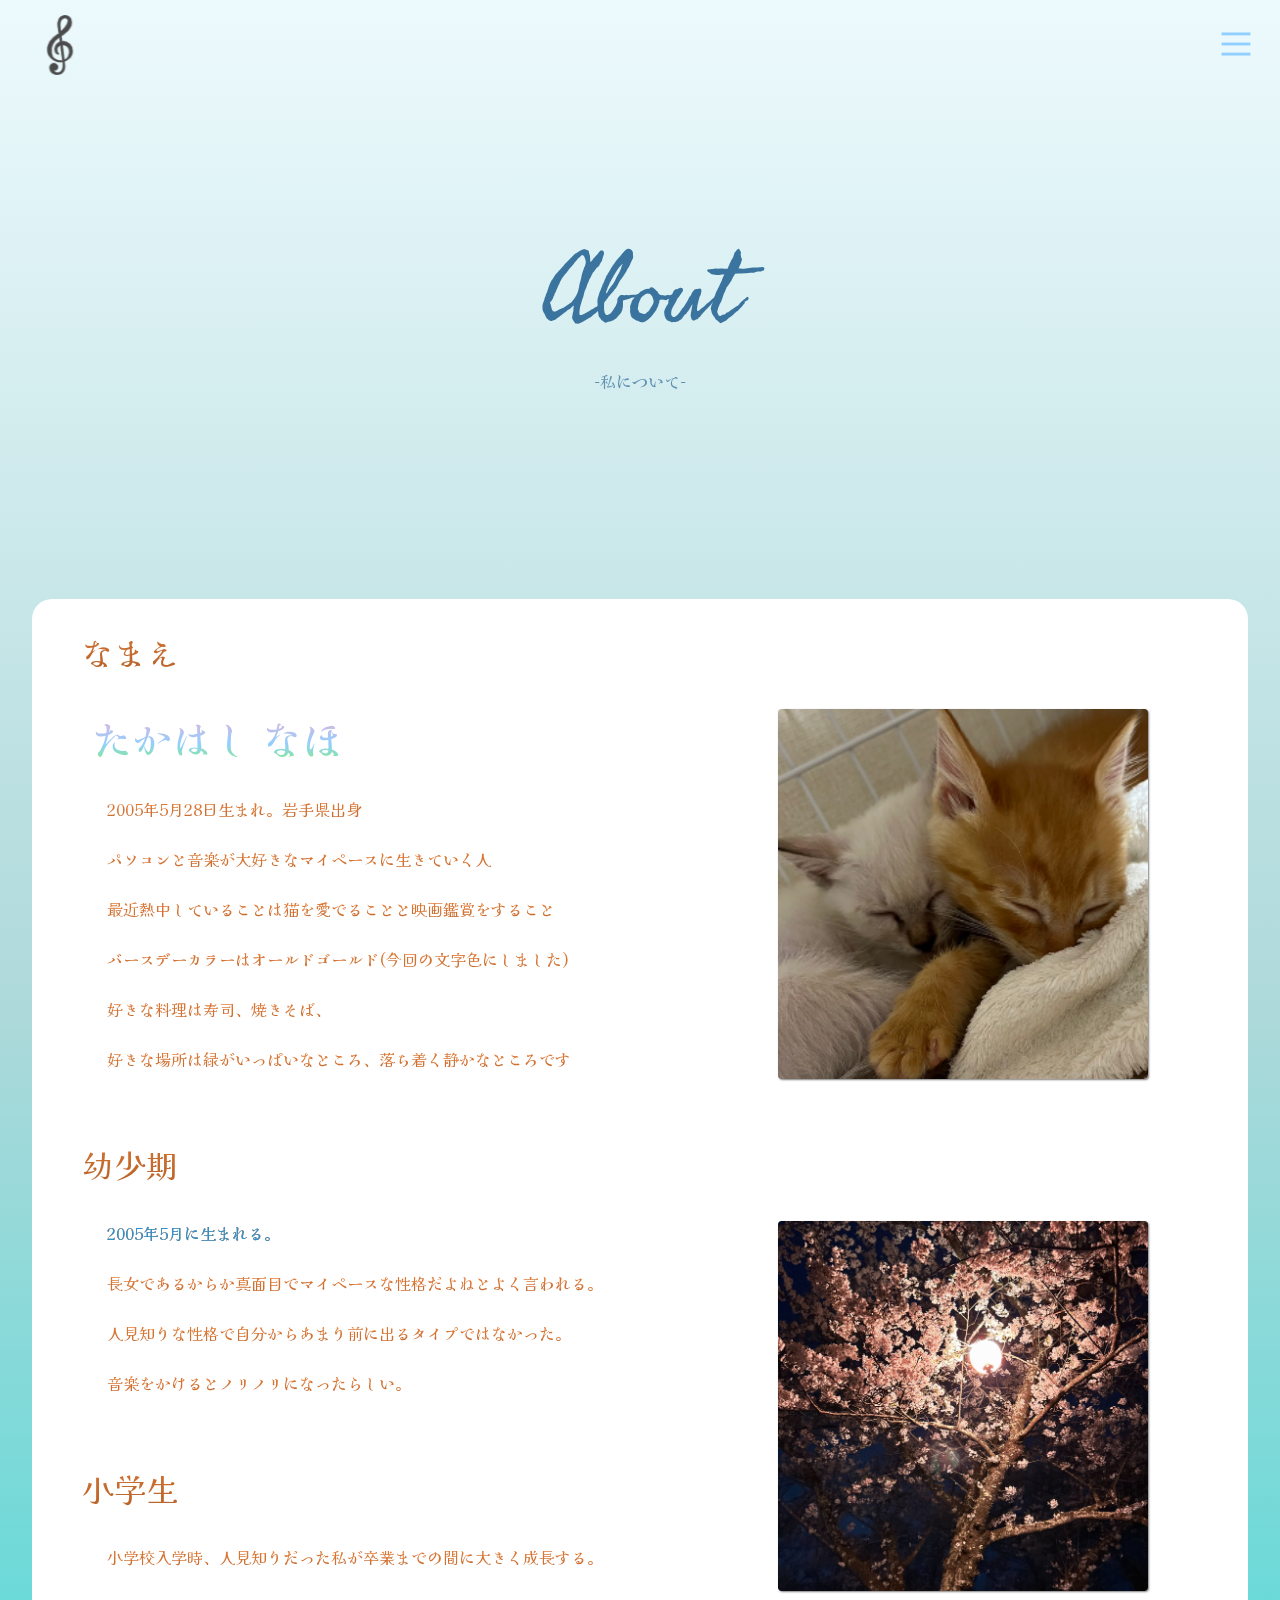
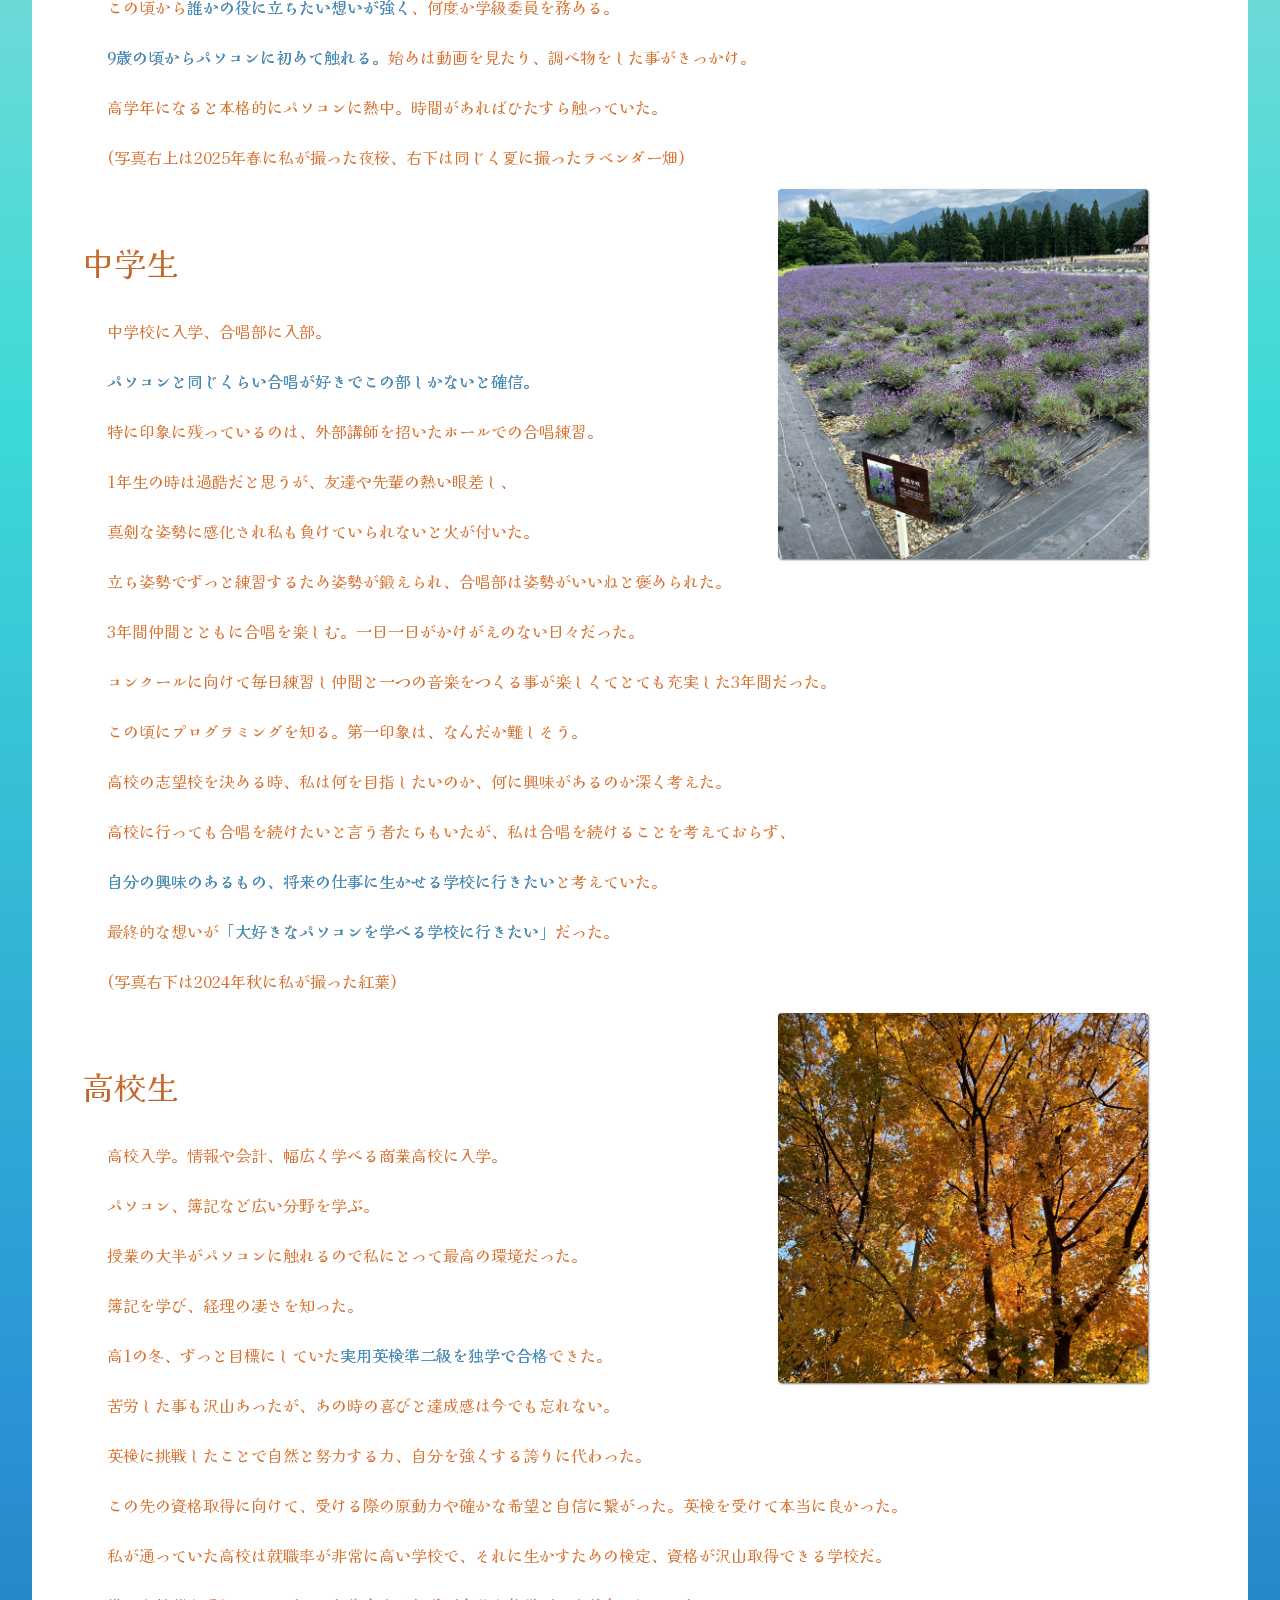
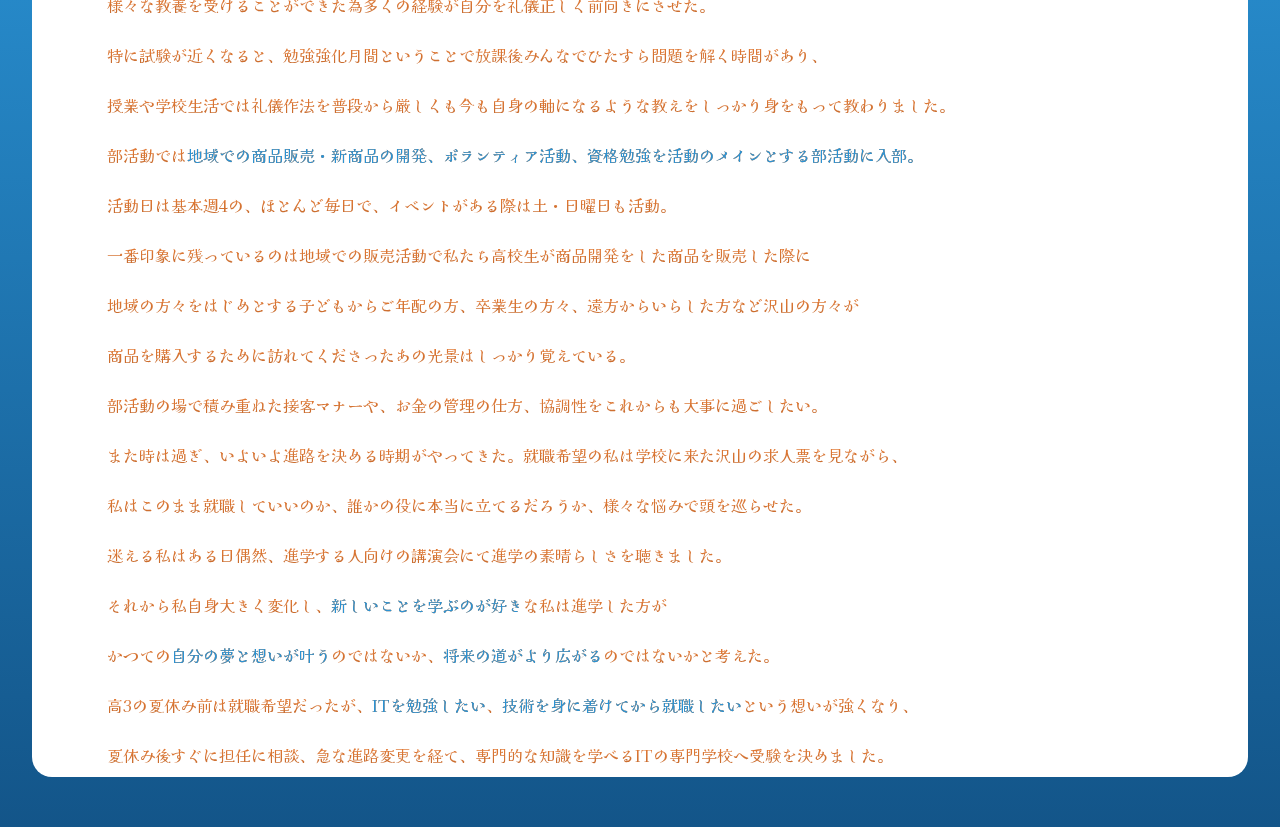
<file: about-more.html>
<!DOCTYPE html>
<html lang="ja">

<head>
    <meta charset="UTF-8">
    <meta name="viewport" content="width=device-width, initial-scale=1.0">
    <title>About | 2025年前期ポートフォリオ</title>
    <link rel="stylesheet" href="./index.css">
    <link rel="preconnect" href="https://fonts.googleapis.com">
    <link rel="preconnect" href="https://fonts.gstatic.com" crossorigin>
    <link
        href="https://fonts.googleapis.com/css2?family=Noto+Sans+JP:wght@100..900&family=Noto+Serif+JP:wght@200..900&family=Seaweed+Script&display=swap"
        rel="stylesheet">
    <link rel="preconnect" href="https://fonts.googleapis.com">
    <link rel="preconnect" href="https://fonts.gstatic.com" crossorigin>
    <link
        href="https://fonts.googleapis.com/css2?family=Kaisei+HarunoUmi&family=Noto+Sans+JP:wght@100..900&family=Noto+Serif+JP:wght@200..900&family=Seaweed+Script&display=swap"
        rel="stylesheet">
</head>

<body>
    <header class="sideber">
        <a href="./index.html"><img src="./img/ト音記号1.png" alt="各ページへの目次画像"></a>
        <div class="header">
            <button class="hamburger-morph" aria-label="メニュー" aria-controls="morph-menu" aria-expanded="false">
                <svg class="hamburger-morph__icon" width="48" height="48" viewBox="0 0 100 100">
                    <path class="hamburger-morph__line"
                        d="M 20,29 H 80 C 80,29 94.5,28.817352 94.532987,66.711331 94.543142,77.980673 90.966081,81.670246 85.259173,81.668997 79.552261,81.667751 75.000211,74.999942 75.000211,74.999942 L 25.000021,25.000058" />
                    <path class="hamburger-morph__line" d="M 20,50 H 80" />
                    <path class="hamburger-morph__line"
                        d="M 20,71 H 80 C 80,71 94.5,71.182648 94.532987,33.288669 94.543142,22.019327 90.966081,18.329754 85.259173,18.331003 79.552261,18.332249 75.000211,25.000058 75.000211,25.000058 L 25.000021,74.999942" />
                </svg>
            </button>

            <nav id="morph-menu" class="nav-morph" aria-hidden="true">
                <div class="nav-morph__wrapper">
                    <ul class="nav-morph__list">
                        <li class="nav-morph__item">
                            <a href="./index.html" class="nav-morph__link">
                                <span class="nav-morph__text">TOP</span>
                                <span class="nav-morph__hover"></span>
                            </a>
                        </li>
                        <li class="nav-morph__item">
                            <a href="" class="nav-morph__link">
                                <span class="nav-morph__text">About</span>
                                <span class="nav-morph__hover"></span>
                            </a>
                        </li>
                        <li class="nav-morph__item">
                            <a href="./skill-more.html" class="nav-morph__link">
                                <span class="nav-morph__text">Skill</span>
                                <span class="nav-morph__hover"></span>
                            </a>
                        </li>
                        <li class="nav-morph__item">
                            <a href="./hobby-more.html" class="nav-morph__link">
                                <span class="nav-morph__text">Hobby</span>
                                <span class="nav-morph__hover"></span>
                            </a>
                        </li>
                    </ul>
                </div>
            </nav>
        </div>
    </header>
    <main>
        <a href="#" class="top-button-again">🔝</a>
        <article class="top-more">
            <h1>About</h1>
            <div class="p1-more">
                <p>-私について-</p>
            </div>
            <section class="topic1-more">
                <div class="name">
                    <h2>なまえ</h2>
                    <img src="./img/アイコン.png" alt="アイコン"
                        align="right">
                    <h3>たかはし なほ</h3>
                    <p>2005年5月28日生まれ。岩手県出身</p>
                    <p>パソコンと音楽が大好きなマイペースに生きていく人</p>
                    <p>最近熱中していることは猫を愛でることと映画鑑賞をすること</p>
                    <p>バースデーカラーはオールドゴールド(今回の文字色にしました)</p>
                    <p>好きな料理は寿司、焼きそば、</p>
                    <p>好きな場所は緑がいっぱいなところ、落ち着く静かなところです</p>
                </div>
                <h2>幼少期</h2>
                <div class="name">
                    <img src="./img/夜桜.jpg" alt="自分で撮った2025年春の夜桜" align="right">
                </div>
                <p><span class="bottom-border-line">2005年5月に生まれる。</span></p><p>長女であるからか真面目でマイペースな性格だよねとよく言われる。</p>
                <p>人見知りな性格で自分からあまり前に出るタイプではなかった。</p><p>音楽をかけるとノリノリになったらしい。</p>
                <h2>小学生</h2>
                <p>小学校入学時、人見知りだった私が卒業までの間に大きく成長する。</p>
                <p>この頃から<span class="bottom-border-line">誰かの役に立ちたい想いが強く</span>、何度か学級委員を務める。</p>
                <p><span class="bottom-border-line">9歳の頃からパソコンに初めて触れる。</span>始めは動画を見たり、調べ物をした事がきっかけ。</p>
                <p>高学年になると本格的にパソコンに熱中。時間があればひたすら触っていた。</p>
                <p>(写真右上は2025年春に私が撮った夜桜、右下は同じく夏に撮ったラベンダー畑)</p>
                <div class="name">
                    <img src="./img/ラベンダー.jpg" alt="自分で撮った2025年夏のラベンダー畑" align="right">
                </div>
                <h2>中学生</h2>
                <p>中学校に入学、合唱部に入部。</p><p><span class="bottom-border-line">パソコンと同じくらい合唱が好きでこの部しかないと確信。</span></p>
                <p>特に印象に残っているのは、外部講師を招いたホールでの合唱練習。</p>
                <p>1年生の時は過酷だと思うが、友達や先輩の熱い眼差し、</p><p>真剣な姿勢に感化され私も負けていられないと火が付いた。</p>
                <p>立ち姿勢でずっと練習するため姿勢が鍛えられ、合唱部は姿勢がいいねと褒められた。</p>
                <p>3年間仲間とともに合唱を楽しむ。一日一日がかけがえのない日々だった。</p>
                <p>コンクールに向けて毎日練習し仲間と一つの音楽をつくる事が楽しくてとても充実した3年間だった。</p>
                <p>この頃にプログラミングを知る。第一印象は、なんだか難しそう。</p>
                <p>高校の志望校を決める時、私は何を目指したいのか、何に興味があるのか深く考えた。</p>
                <p>高校に行っても合唱を続けたいと言う者たちもいたが、私は合唱を続けることを考えておらず、</p>
                <p><span class="bottom-border-line">自分の興味のあるもの、将来の仕事に生かせる学校に行きたい</span>と考えていた。</p>
                <p>最終的な想いが<span class="bottom-border-line">「大好きなパソコンを学べる学校に行きたい」</span>だった。</p>
                <p>(写真右下は2024年秋に私が撮った紅葉)</p>
                <div class="name">
                    <img src="./img/紅葉.jpg" alt="自分で撮った2024年秋の紅葉" align="right">
                </div>
                <h2>高校生</h2>
                <p>高校入学。情報や会計、幅広く学べる商業高校に入学。</p>
                <p>パソコン、簿記など広い分野を学ぶ。</p>
                <p>授業の大半がパソコンに触れるので私にとって最高の環境だった。</p>
                <p>簿記を学び、経理の凄さを知った。</p>
                <p>高1の冬、ずっと目標にしていた<span class="bottom-border-line">実用英検準二級を独学で合格</span>できた。</p>
                <p>苦労した事も沢山あったが、あの時の喜びと達成感は今でも忘れない。</p>
                <p>英検に挑戦したことで自然と努力する力、自分を強くする誇りに代わった。</p>
                <p>この先の資格取得に向けて、受ける際の原動力や確かな希望と自信に繋がった。英検を受けて本当に良かった。</p>
                <p>私が通っていた高校は就職率が非常に高い学校で、それに生かすための検定、資格が沢山取得できる学校だ。</p>
                <p>様々な教養を受けることができた為多くの経験が自分を礼儀正しく前向きにさせた。</p>
                <p>特に試験が近くなると、勉強強化月間ということで放課後みんなでひたすら問題を解く時間があり、</p>
                <p>授業や学校生活では礼儀作法を普段から厳しくも今も自身の軸になるような教えをしっかり身をもって教わりました。</p>
                <p>部活動では<span class="bottom-border-line">地域での商品販売・新商品の開発、ボランティア活動、資格勉強を活動のメインとする部活動に入部。</span></p>
                <p>活動日は基本週4の、ほとんど毎日で、イベントがある際は土・日曜日も活動。</p>
                <p>一番印象に残っているのは地域での販売活動で私たち高校生が商品開発をした商品を販売した際に</p>
                <p>地域の方々をはじめとする子どもからご年配の方、卒業生の方々、遠方からいらした方など沢山の方々が</p>
                <p>商品を購入するために訪れてくださったあの光景はしっかり覚えている。</p>
                <p>部活動の場で積み重ねた接客マナーや、お金の管理の仕方、協調性をこれからも大事に過ごしたい。</p>
                <p>また時は過ぎ、いよいよ進路を決める時期がやってきた。就職希望の私は学校に来た沢山の求人票を見ながら、</p>
                <p>私はこのまま就職していいのか、誰かの役に本当に立てるだろうか、様々な悩みで頭を巡らせた。</p>
                <p>迷える私はある日偶然、進学する人向けの講演会にて進学の素晴らしさを聴きました。</p>
                <p>それから私自身大きく変化し、<span class="bottom-border-line">新しいことを学ぶのが好き</span>な私は進学した方が</p>
                <p>かつての<span class="bottom-border-line">自分の夢と想いが叶う</span>のではないか、<span
                        class="bottom-border-line">将来の道がより広がる</span>のではないかと考えた。</p>
                <p>高3の夏休み前は就職希望だったが、<span class="bottom-border-line">ITを勉強したい</span>、<span
                        class="bottom-border-line">技術を身に着けてから就職したい</span>という想いが強くなり、</p>
                <p>夏休み後すぐに担任に相談、急な進路変更を経て、専門的な知識を学べるITの専門学校へ受験を決めました。</p>
            </section>
        </article>
    </main>
    <script src="https://code.jquery.com/jquery-3.6.0.min.js"></script>
    <script type="text/javascript" src="./index.js"></script>
</body>

</html>
</file>
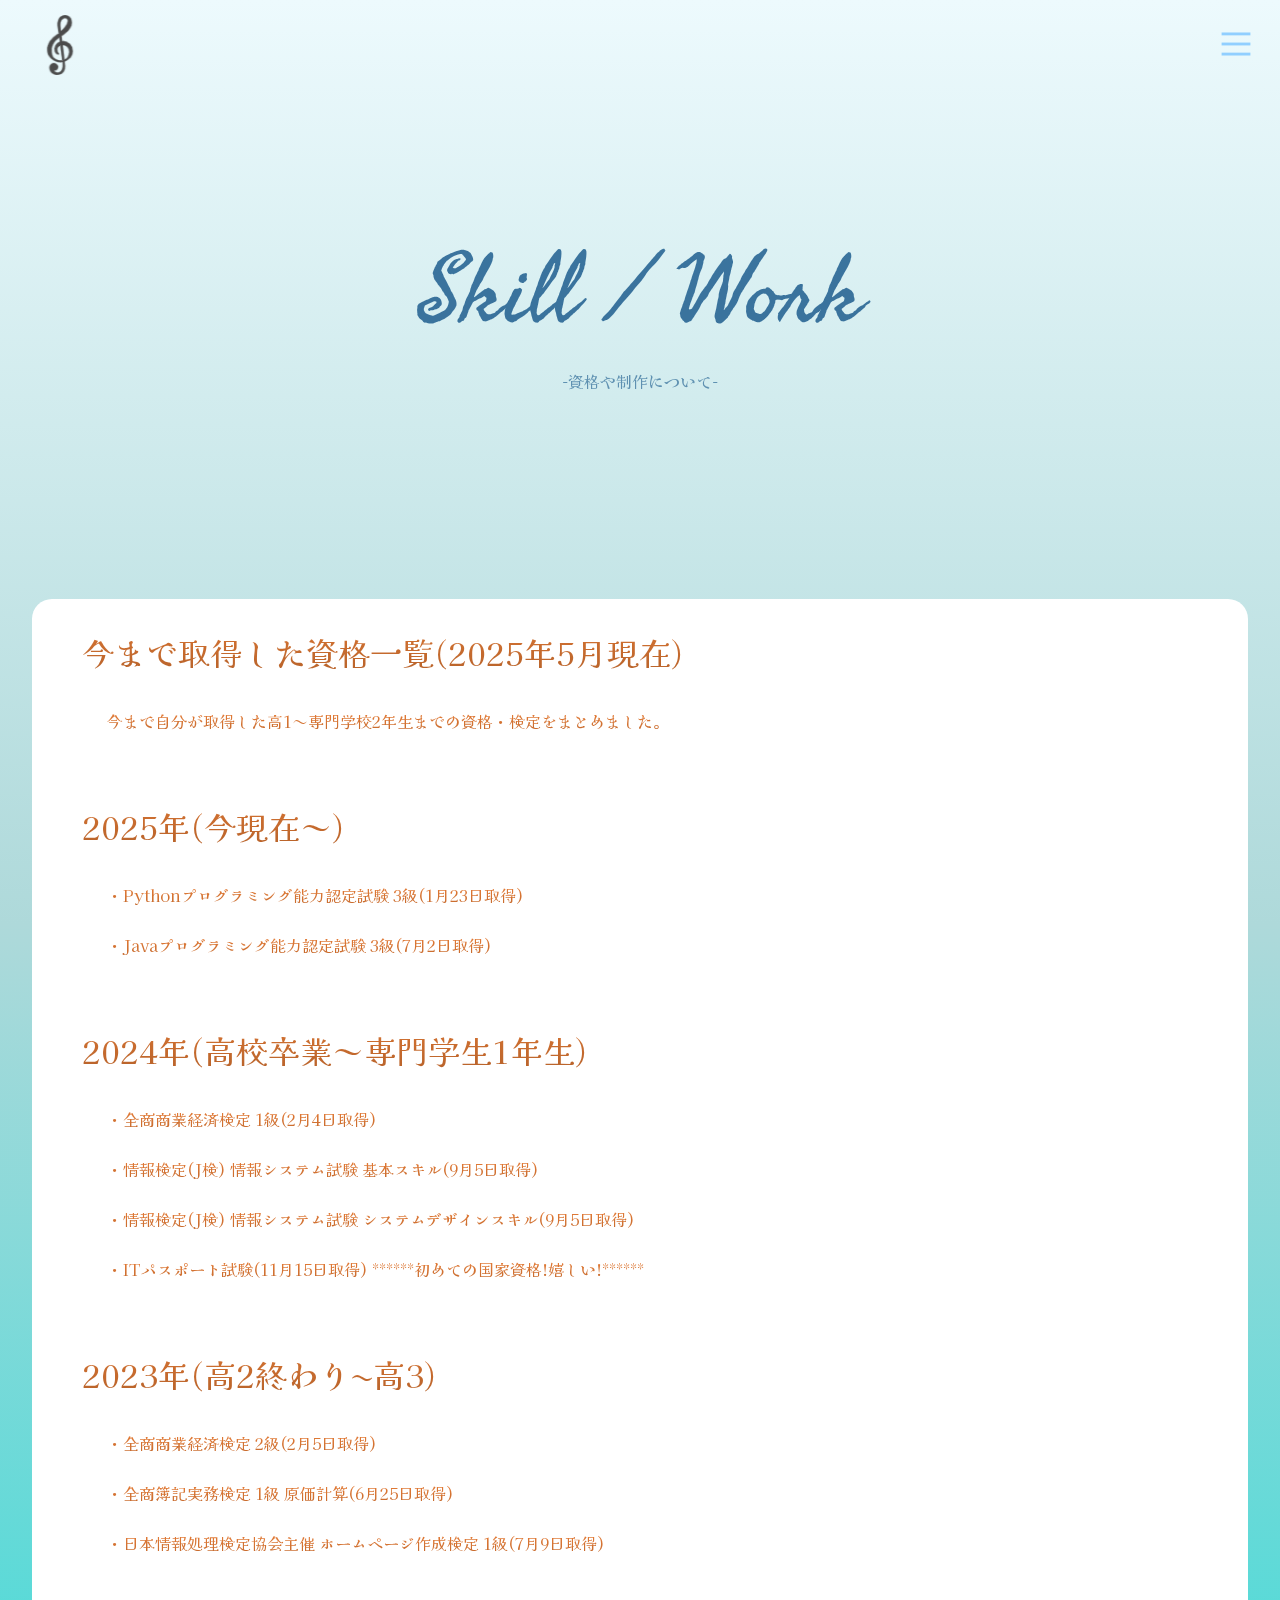
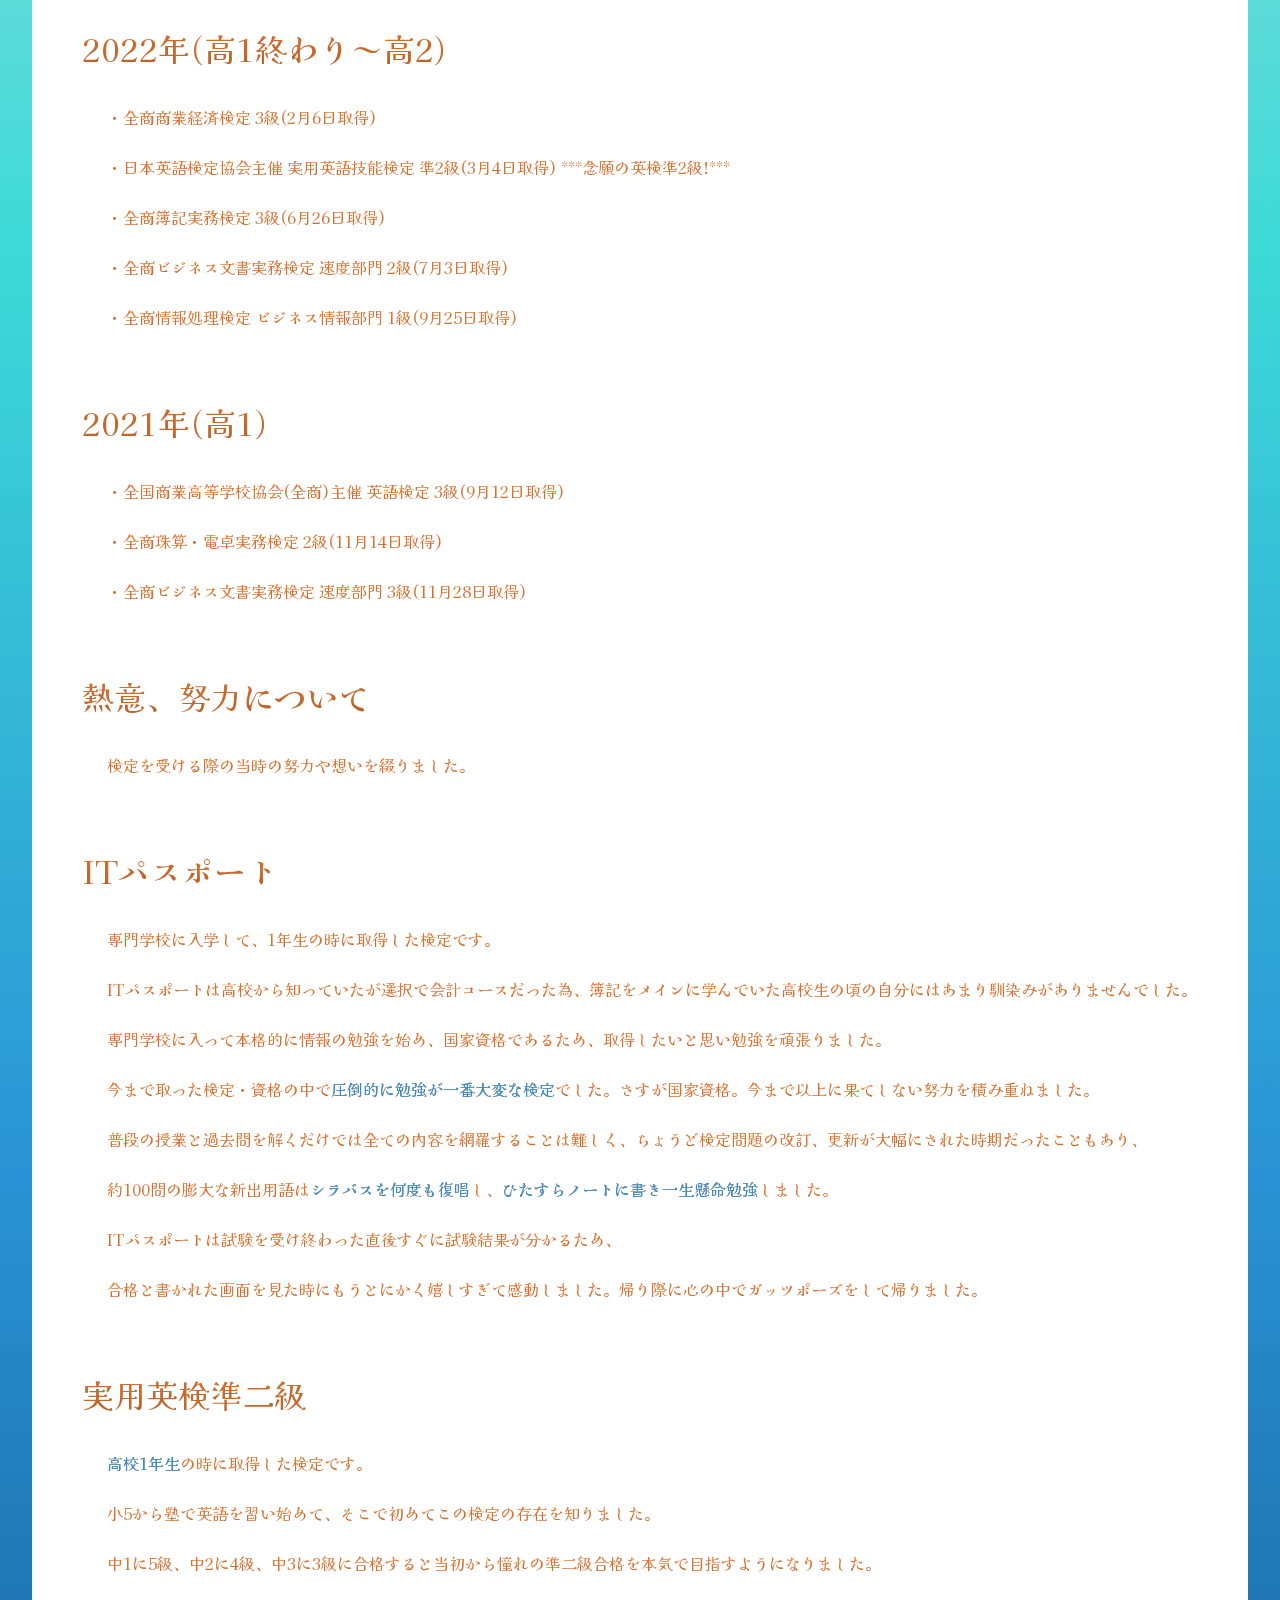
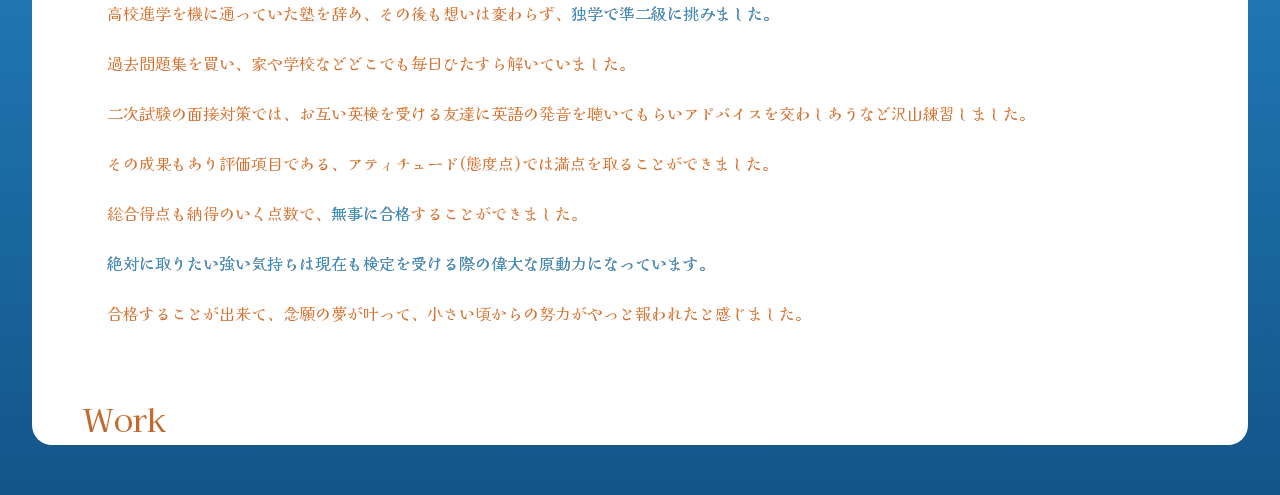
<file: skill-more.html>
<!DOCTYPE html>
<html lang="ja">

<head>
    <meta charset="UTF-8">
    <meta name="viewport" content="width=device-width, initial-scale=1.0">
    <title>Skill | 2025年前期ポートフォリオ</title>
    <link rel="stylesheet" href="./index.css">
    <link rel="preconnect" href="https://fonts.googleapis.com">
    <link rel="preconnect" href="https://fonts.gstatic.com" crossorigin>
    <link
        href="https://fonts.googleapis.com/css2?family=Noto+Sans+JP:wght@100..900&family=Noto+Serif+JP:wght@200..900&family=Seaweed+Script&display=swap"
        rel="stylesheet">
    <link rel="preconnect" href="https://fonts.googleapis.com">
    <link rel="preconnect" href="https://fonts.gstatic.com" crossorigin>
    <link
        href="https://fonts.googleapis.com/css2?family=Kaisei+HarunoUmi&family=Noto+Sans+JP:wght@100..900&family=Noto+Serif+JP:wght@200..900&family=Seaweed+Script&display=swap"
        rel="stylesheet">
</head>

<body>
    <header class="sideber">
        <a href="./index.html"><img src="./img/ト音記号1.png" alt="各ページへの目次画像"></a>
        <div class="header">
            <button class="hamburger-morph" aria-label="メニュー" aria-controls="morph-menu" aria-expanded="false">
                <svg class="hamburger-morph__icon" width="48" height="48" viewBox="0 0 100 100">
                    <path class="hamburger-morph__line"
                        d="M 20,29 H 80 C 80,29 94.5,28.817352 94.532987,66.711331 94.543142,77.980673 90.966081,81.670246 85.259173,81.668997 79.552261,81.667751 75.000211,74.999942 75.000211,74.999942 L 25.000021,25.000058" />
                    <path class="hamburger-morph__line" d="M 20,50 H 80" />
                    <path class="hamburger-morph__line"
                        d="M 20,71 H 80 C 80,71 94.5,71.182648 94.532987,33.288669 94.543142,22.019327 90.966081,18.329754 85.259173,18.331003 79.552261,18.332249 75.000211,25.000058 75.000211,25.000058 L 25.000021,74.999942" />
                </svg>
            </button>

            <nav id="morph-menu" class="nav-morph" aria-hidden="true">
                <div class="nav-morph__wrapper">
                    <ul class="nav-morph__list">
                        <li class="nav-morph__item">
                            <a href="./index.html" class="nav-morph__link">
                                <span class="nav-morph__text">TOP</span>
                                <span class="nav-morph__hover"></span>
                            </a>
                        </li>
                        <li class="nav-morph__item">
                            <a href="./about-more.html" class="nav-morph__link">
                                <span class="nav-morph__text">About</span>
                                <span class="nav-morph__hover"></span>
                            </a>
                        </li>
                        <li class="nav-morph__item">
                            <a href="" class="nav-morph__link">
                                <span class="nav-morph__text">Skill</span>
                                <span class="nav-morph__hover"></span>
                            </a>
                        </li>
                        <li class="nav-morph__item">
                            <a href="./hobby-more.html" class="nav-morph__link">
                                <span class="nav-morph__text">Hobby</span>
                                <span class="nav-morph__hover"></span>
                            </a>
                        </li>
                    </ul>
                </div>
            </nav>
        </div>
    </header>
    <main>
        <a href="#" class="top-button-again">🔝</a>
        <article class="top-more">
            <h1>Skill / Work</h1>
            <div class="p2-more">
                <p>-資格や制作について-</p>
            </div>
            <section class="topic1-more">
                <h2>今まで取得した資格一覧(2025年5月現在)</h2>
                <p>今まで自分が取得した高1～専門学校2年生までの資格・検定をまとめました。</p>
                <h2>2025年(今現在～)</h2>
                <p>・Pythonプログラミング能力認定試験 3級(1月23日取得)</p>
                <p>・Javaプログラミング能力認定試験 3級(7月2日取得)</p>
                <h2>2024年(高校卒業～専門学生1年生)</h2>
                <p>・全商商業経済検定 1級(2月4日取得)</p>
                <p>・情報検定(J検) 情報システム試験 基本スキル(9月5日取得)</p>
                <p>・情報検定(J検) 情報システム試験 システムデザインスキル(9月5日取得)</p>
                <p>・ITパスポート試験(11月15日取得) ******初めての国家資格!嬉しい!******</p>
                <h2>2023年(高2終わり~高3)</h2>
                <p>・全商商業経済検定 2級(2月5日取得)</p>
                <p>・全商簿記実務検定 1級 原価計算(6月25日取得)</p>
                <p>・日本情報処理検定協会主催 ホームページ作成検定 1級(7月9日取得)</p>
                <h2>2022年(高1終わり～高2)</h2>
                <p>・全商商業経済検定 3級(2月6日取得)</p>
                <p>・日本英語検定協会主催 実用英語技能検定 準2級(3月4日取得) ***念願の英検準2級!***</p>
                <p>・全商簿記実務検定 3級(6月26日取得)</p>
                <p>・全商ビジネス文書実務検定 速度部門 2級(7月3日取得)</p>
                <p>・全商情報処理検定 ビジネス情報部門 1級(9月25日取得)</p>
                <h2>2021年(高1)</h2>
                <p>・全国商業高等学校協会(全商)主催 英語検定 3級(9月12日取得)</p>
                <p>・全商珠算・電卓実務検定 2級(11月14日取得)</p>
                <p>・全商ビジネス文書実務検定 速度部門 3級(11月28日取得)</p>
                <h2>熱意、努力について</h2>
                <p>検定を受ける際の当時の努力や想いを綴りました。</p>
                <h2>ITパスポート</h2>
                <p>専門学校に入学して、1年生の時に取得した検定です。</p>
                <p>ITパスポートは高校から知っていたが選択で会計コースだった為、簿記をメインに学んでいた高校生の頃の自分にはあまり馴染みがありませんでした。</p>
                <p>専門学校に入って本格的に情報の勉強を始め、国家資格であるため、取得したいと思い勉強を頑張りました。</p>
                <p>今まで取った検定・資格の中で<span
                        class="bottom-border-line">圧倒的に勉強が一番大変な検定</span>でした。さすが国家資格。今まで以上に果てしない努力を積み重ねました。</p>
                <p>普段の授業と過去問を解くだけでは全ての内容を網羅することは難しく、ちょうど検定問題の改訂、更新が大幅にされた時期だったこともあり、</p>
                <p>約100問の膨大な新出用語は<span class="bottom-border-line">シラバスを何度も復唱</span>し、<span
                        class="bottom-border-line">ひたすらノートに書き一生懸命勉強</span>しました。</p>
                <p>ITパスポートは試験を受け終わった直後すぐに試験結果が分かるため、</p>
                <p>合格と書かれた画面を見た時にもうとにかく嬉しすぎて感動しました。帰り際に心の中でガッツポーズをして帰りました。</p>
                <h2>実用英検準二級</h2>
                <p><span class="bottom-border-line">高校1年生</span>の時に取得した検定です。</p>
                <p>小5から塾で英語を習い始めて、そこで初めてこの検定の存在を知りました。</p>
                <p>中1に5級、中2に4級、中3に3級に合格すると当初から憧れの準二級合格を本気で目指すようになりました。</p>
                <p>高校進学を機に通っていた塾を辞め、その後も想いは変わらず、<span class="bottom-border-line">独学で準二級に挑みました。</span></p>
                <p>過去問題集を買い、家や学校などどこでも毎日ひたすら解いていました。</p>
                <p>二次試験の面接対策では、お互い英検を受ける友達に英語の発音を聴いてもらいアドバイスを交わしあうなど沢山練習しました。</p>
                <p>その成果もあり評価項目である、アティチュード(態度点)では満点を取ることができました。</p>
                <p>総合得点も納得のいく点数で、<span class="bottom-border-line">無事に合格</span>することができました。</p>
                <p><span class="bottom-border-line">絶対に取りたい強い気持ちは現在も検定を受ける際の偉大な原動力になっています。</span></p>
                <p>合格することが出来て、念願の夢が叶って、小さい頃からの努力がやっと報われたと感じました。</p>
                <h2>Work</h2>
            </section>
        </article>
    </main>
    <script src="https://code.jquery.com/jquery-3.6.0.min.js"></script>
    <script type="text/javascript" src="./index.js"></script>
</body>

</html>
</file>
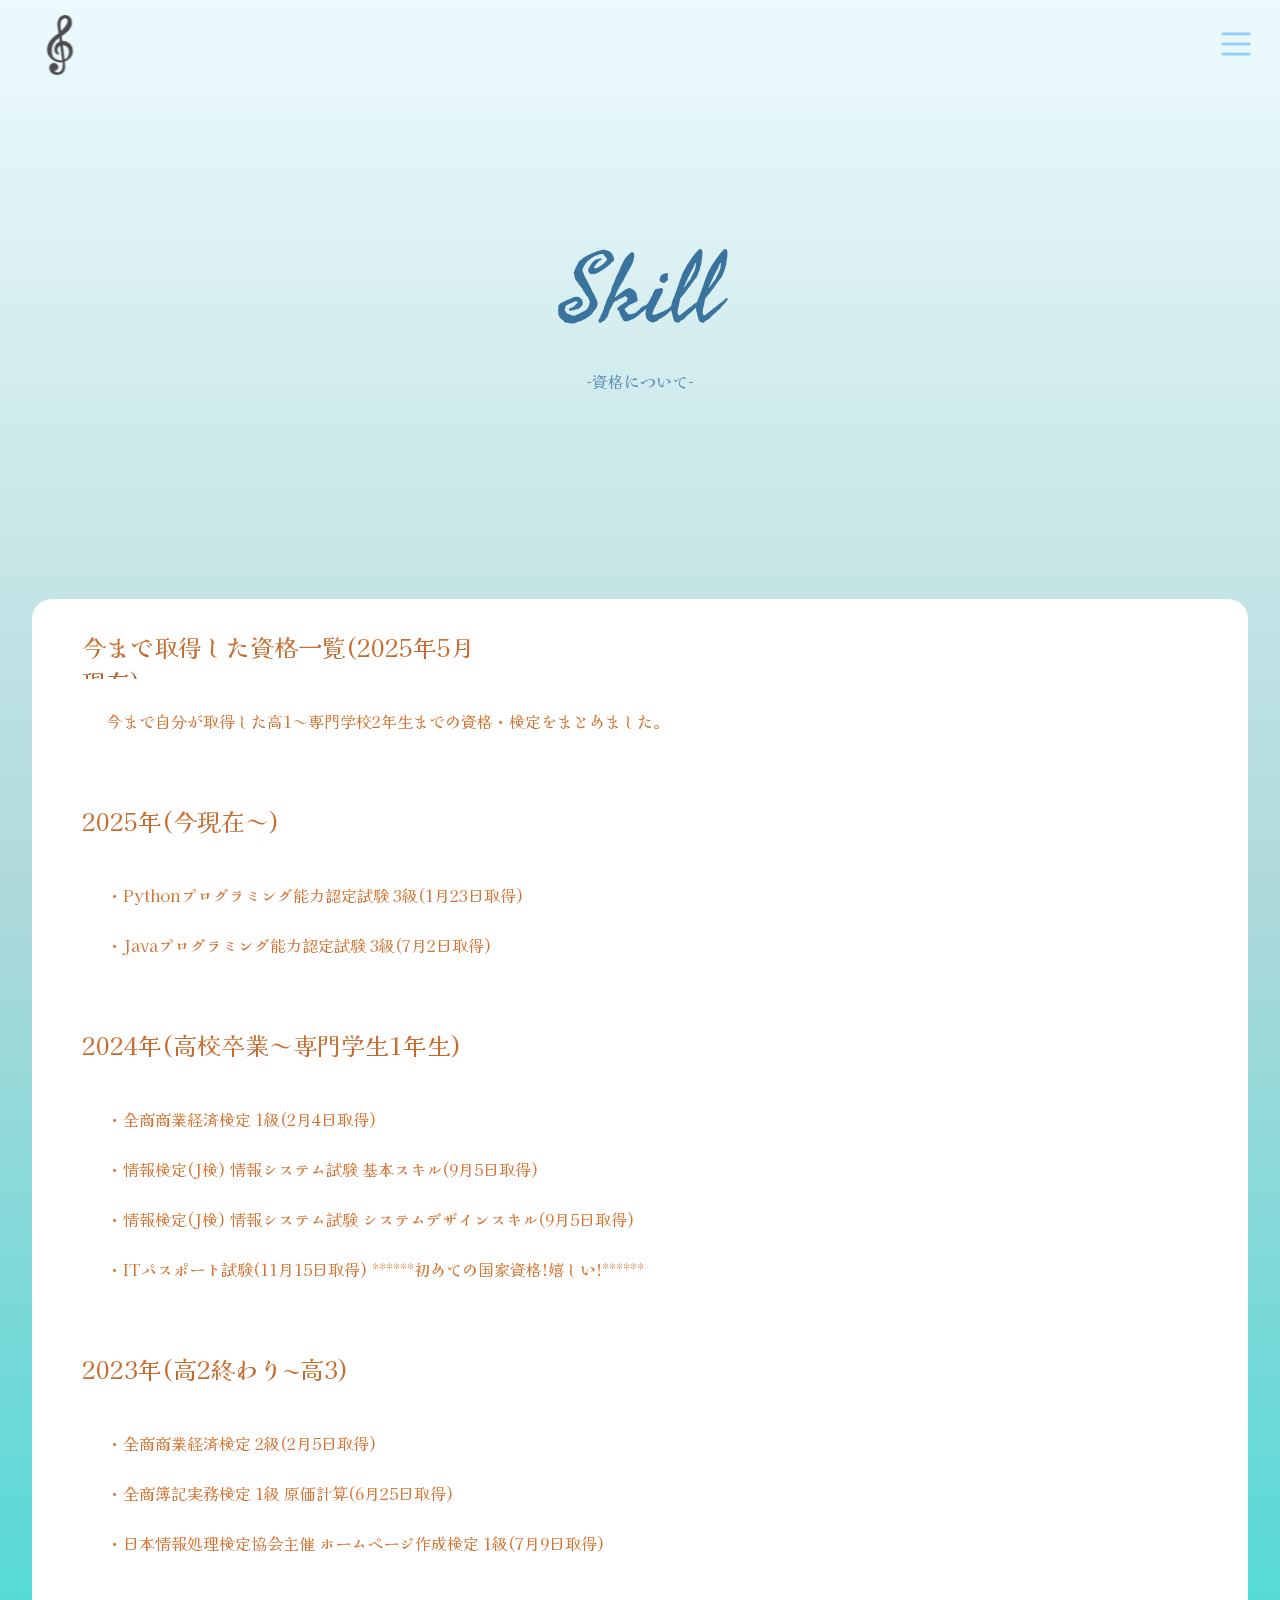
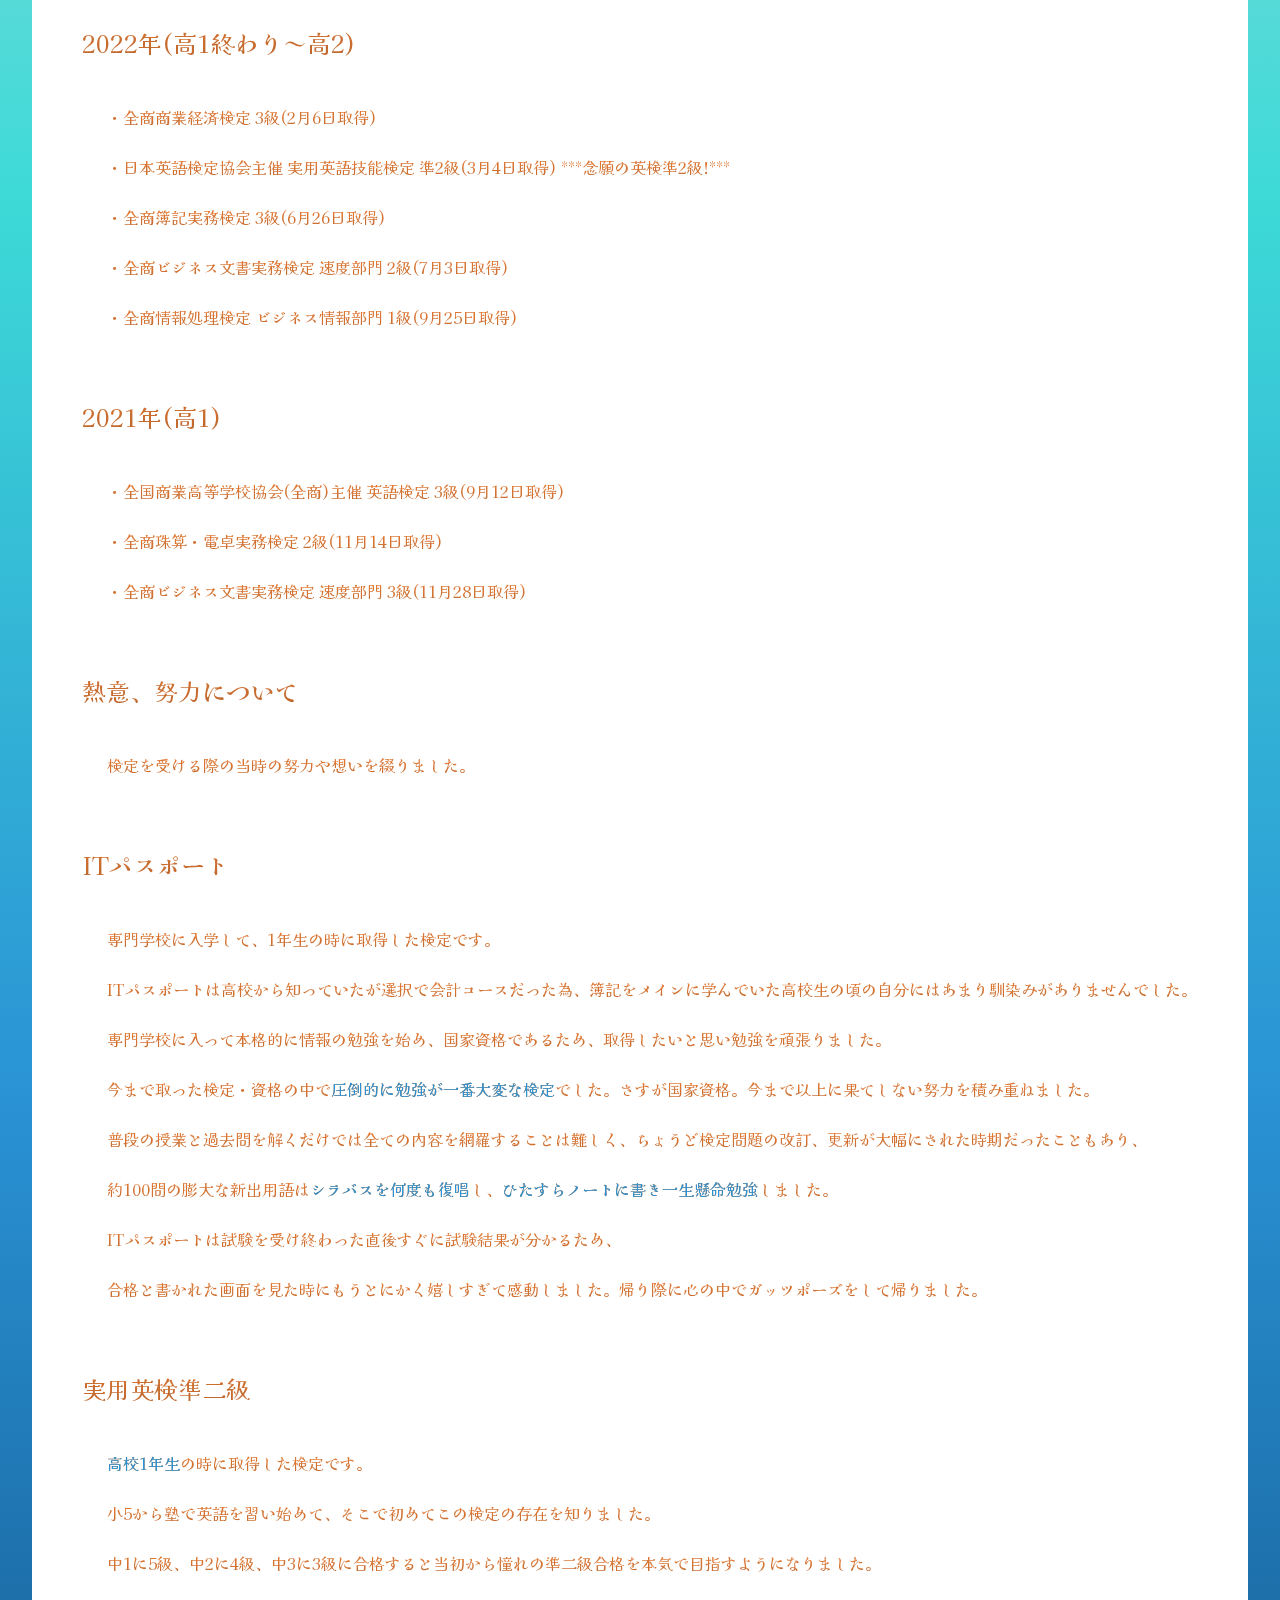
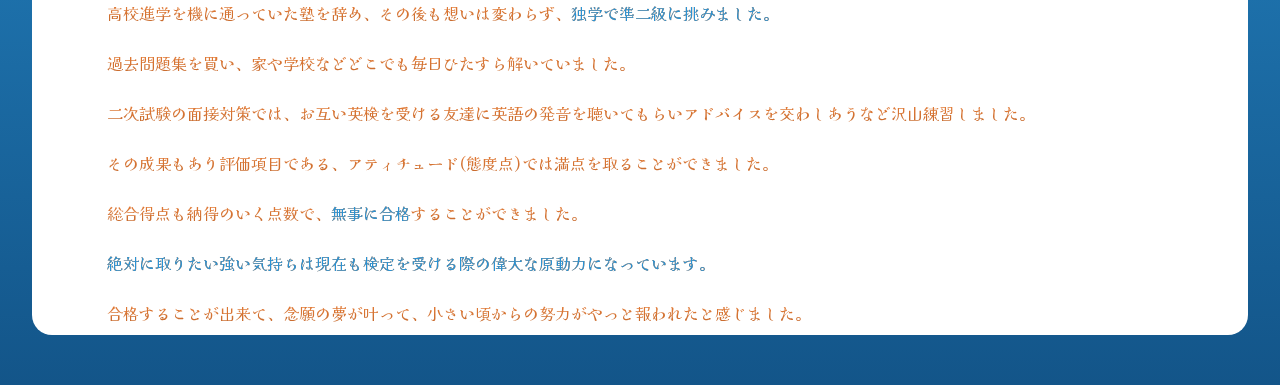
<file: more/skill-more.html>
<!DOCTYPE html>
<html lang="ja">

<head>
    <meta charset="UTF-8">
    <meta name="viewport" content="width=device-width, initial-scale=1.0">
    <title>MORE | 2025年前期ポートフォリオ</title>
    <link rel="stylesheet" href="../top/top.css">
    <link rel="preconnect" href="https://fonts.googleapis.com">
    <link rel="preconnect" href="https://fonts.gstatic.com" crossorigin>
    <link
        href="https://fonts.googleapis.com/css2?family=Noto+Sans+JP:wght@100..900&family=Noto+Serif+JP:wght@200..900&family=Seaweed+Script&display=swap"
        rel="stylesheet">
    <link rel="preconnect" href="https://fonts.googleapis.com">
    <link rel="preconnect" href="https://fonts.gstatic.com" crossorigin>
    <link
        href="https://fonts.googleapis.com/css2?family=Kaisei+HarunoUmi&family=Noto+Sans+JP:wght@100..900&family=Noto+Serif+JP:wght@200..900&family=Seaweed+Script&display=swap"
        rel="stylesheet">
</head>

<body>
    <header class="sideber">
        <a href="../top/top.html"><img src="../img/ト音記号1.png" alt="各ページへの目次画像"></a>
        <div class="header">
            <button class="hamburger-morph" aria-label="メニュー" aria-controls="morph-menu" aria-expanded="false">
                <svg class="hamburger-morph__icon" width="48" height="48" viewBox="0 0 100 100">
                    <path class="hamburger-morph__line"
                        d="M 20,29 H 80 C 80,29 94.5,28.817352 94.532987,66.711331 94.543142,77.980673 90.966081,81.670246 85.259173,81.668997 79.552261,81.667751 75.000211,74.999942 75.000211,74.999942 L 25.000021,25.000058" />
                    <path class="hamburger-morph__line" d="M 20,50 H 80" />
                    <path class="hamburger-morph__line"
                        d="M 20,71 H 80 C 80,71 94.5,71.182648 94.532987,33.288669 94.543142,22.019327 90.966081,18.329754 85.259173,18.331003 79.552261,18.332249 75.000211,25.000058 75.000211,25.000058 L 25.000021,74.999942" />
                </svg>
            </button>

            <nav id="morph-menu" class="nav-morph" aria-hidden="true">
                <div class="nav-morph__wrapper">
                    <ul class="nav-morph__list">
                        <li class="nav-morph__item">
                            <a href="../top/top.html" class="nav-morph__link">
                                <span class="nav-morph__text">TOP</span>
                                <span class="nav-morph__hover"></span>
                            </a>
                        </li>
                        <li class="nav-morph__item">
                            <a href="./about-more.html" class="nav-morph__link">
                                <span class="nav-morph__text">About</span>
                                <span class="nav-morph__hover"></span>
                            </a>
                        </li>
                        <li class="nav-morph__item">
                            <a href="" class="nav-morph__link">
                                <span class="nav-morph__text">Skill</span>
                                <span class="nav-morph__hover"></span>
                            </a>
                        </li>
                        <li class="nav-morph__item">
                            <a href="./hobby-more.html" class="nav-morph__link">
                                <span class="nav-morph__text">Hobby</span>
                                <span class="nav-morph__hover"></span>
                            </a>
                        </li>
                    </ul>
                </div>
            </nav>
        </div>
    </header>
    <main>
        <a href="#" class="top-button-again">🔝</a>
        <article class="top-more">
            <h1>Skill</h1>
            <div class="p2-more">
                <p>-資格について-</p>
            </div>
            <section class="topic1-more">
                <h2>今まで取得した資格一覧(2025年5月現在)</h2>
                <p>今まで自分が取得した高1～専門学校2年生までの資格・検定をまとめました。</p>
                <h2>2025年(今現在～)</h2>
                <p>・Pythonプログラミング能力認定試験 3級(1月23日取得)</p>
                <p>・Javaプログラミング能力認定試験 3級(7月2日取得)</p>
                <h2>2024年(高校卒業～専門学生1年生)</h2>
                <p>・全商商業経済検定 1級(2月4日取得)</p>
                <p>・情報検定(J検) 情報システム試験 基本スキル(9月5日取得)</p>
                <p>・情報検定(J検) 情報システム試験 システムデザインスキル(9月5日取得)</p>
                <p>・ITパスポート試験(11月15日取得) ******初めての国家資格!嬉しい!******</p>
                <h2>2023年(高2終わり~高3)</h2>
                <p>・全商商業経済検定 2級(2月5日取得)</p>
                <p>・全商簿記実務検定 1級 原価計算(6月25日取得)</p>
                <p>・日本情報処理検定協会主催 ホームページ作成検定 1級(7月9日取得)</p>
                <h2>2022年(高1終わり～高2)</h2>
                <p>・全商商業経済検定 3級(2月6日取得)</p>
                <p>・日本英語検定協会主催 実用英語技能検定 準2級(3月4日取得) ***念願の英検準2級!***</p>
                <p>・全商簿記実務検定 3級(6月26日取得)</p>
                <p>・全商ビジネス文書実務検定 速度部門 2級(7月3日取得)</p>
                <p>・全商情報処理検定 ビジネス情報部門 1級(9月25日取得)</p>
                <h2>2021年(高1)</h2>
                <p>・全国商業高等学校協会(全商)主催 英語検定 3級(9月12日取得)</p>
                <p>・全商珠算・電卓実務検定 2級(11月14日取得)</p>
                <p>・全商ビジネス文書実務検定 速度部門 3級(11月28日取得)</p>
                <h2>熱意、努力について</h2>
                <p>検定を受ける際の当時の努力や想いを綴りました。</p>
                <h2>ITパスポート</h2>
                <p>専門学校に入学して、1年生の時に取得した検定です。</p>
                <p>ITパスポートは高校から知っていたが選択で会計コースだった為、簿記をメインに学んでいた高校生の頃の自分にはあまり馴染みがありませんでした。</p>
                <p>専門学校に入って本格的に情報の勉強を始め、国家資格であるため、取得したいと思い勉強を頑張りました。</p>
                <p>今まで取った検定・資格の中で<span
                        class="bottom-border-line">圧倒的に勉強が一番大変な検定</span>でした。さすが国家資格。今まで以上に果てしない努力を積み重ねました。</p>
                <p>普段の授業と過去問を解くだけでは全ての内容を網羅することは難しく、ちょうど検定問題の改訂、更新が大幅にされた時期だったこともあり、</p>
                <p>約100問の膨大な新出用語は<span class="bottom-border-line">シラバスを何度も復唱</span>し、<span
                        class="bottom-border-line">ひたすらノートに書き一生懸命勉強</span>しました。</p>
                <p>ITパスポートは試験を受け終わった直後すぐに試験結果が分かるため、</p>
                <p>合格と書かれた画面を見た時にもうとにかく嬉しすぎて感動しました。帰り際に心の中でガッツポーズをして帰りました。</p>
                <h2>実用英検準二級</h2>
                <p><span class="bottom-border-line">高校1年生</span>の時に取得した検定です。</p>
                <p>小5から塾で英語を習い始めて、そこで初めてこの検定の存在を知りました。</p>
                <p>中1に5級、中2に4級、中3に3級に合格すると当初から憧れの準二級合格を本気で目指すようになりました。</p>
                <p>高校進学を機に通っていた塾を辞め、その後も想いは変わらず、<span class="bottom-border-line">独学で準二級に挑みました。</span></p>
                <p>過去問題集を買い、家や学校などどこでも毎日ひたすら解いていました。</p>
                <p>二次試験の面接対策では、お互い英検を受ける友達に英語の発音を聴いてもらいアドバイスを交わしあうなど沢山練習しました。</p>
                <p>その成果もあり評価項目である、アティチュード(態度点)では満点を取ることができました。</p>
                <p>総合得点も納得のいく点数で、<span class="bottom-border-line">無事に合格</span>することができました。</p>
                <p><span class="bottom-border-line">絶対に取りたい強い気持ちは現在も検定を受ける際の偉大な原動力になっています。</span></p>
                <p>合格することが出来て、念願の夢が叶って、小さい頃からの努力がやっと報われたと感じました。</p>
            </section>
        </article>
    </main>
    <script src="https://code.jquery.com/jquery-3.6.0.min.js"></script>
    <script type="text/javascript" src="../top/top.js"></script>
</body>

</html>
</file>
<file: index.css>
@charset "utf-8";

/* パソコン用 */
body {
    background: linear-gradient(180deg, #edfafd 0%, #aed9da 25%, #3ddad7 50%, #2a93d5 75%, #135589 100%);
    color: transparent;
    -webkit-background-clip: text;
    background-clip: text;
    -webkit-text-fill-color: transparent;
    margin: auto;
    padding: auto;

    &::-webkit-scrollbar {
        width: 15px;
        height: 10px;
    }

    &::-webkit-scrollbar-thumb {
        background-color: #135589;
        border-radius: 50px;
    }
}

.topic1-more body {
    background: linear-gradient(180deg, #edfafd 0%, #aed9da 25%, #3ddad7 50%, #2a93d5 75%, #135589 100%);
    color: transparent;
    -webkit-background-clip: text;
    background-clip: text;
    -webkit-text-fill-color: transparent;
}

.top {
    width: 100%;
    height: 470px;
    margin-top: 150px;
}

.top h1 {
    display: flex;
    width: 400px;
    height: 100px;
    margin-left: 60%;
    font-size: 450%;
    background: linear-gradient(0deg, #135589 100%);
    color: transparent;
    -webkit-background-clip: text;
    background-clip: text;
    -webkit-text-fill-color: transparent;
    opacity: 80%;
    font-family: "Seaweed Script", cursive;
    font-weight: 400;
    font-style: normal;
}

.top h1:hover {
    opacity: 30%;
}

.sideber img {
    width: 60px;
    height: 60px;
    margin-top: 15px;
    margin-left: 30px;
    position: sticky;
    transition-duration: 0.7s;
}

.sideber img:hover {
    transform: scale(1.3);
    transform-origin: center center;
}

.topic1 {
    background-color: white;
    width: 60%;
    margin-left: 20px;
    border-radius: 20px;
}

.topic1 h1 {
    background: linear-gradient(90deg, #b9d08b 15%, #00552e 88%);
    color: transparent;
    -webkit-background-clip: text;
    background-clip: text;
    -webkit-text-fill-color: transparent;
    font-family: "Seaweed Script", cursive;
    font-weight: 400;
    font-style: normal;
    font-size: 200%;
    margin-left: 5%;
    padding-top: 30px;
}

.topic1 h2,
p {
    background: linear-gradient(0deg, #b36029 0%, #ea7f38 100%);
    color: transparent;
    -webkit-background-clip: text;
    background-clip: text;
    -webkit-text-fill-color: transparent;
    font-family: "Kaisei HarunoUmi", serif;
    font-weight: 400;
    font-style: normal;
    margin-left: 9%;
}

.topic1 h2 {
    margin-bottom: 30px;
}

.topic1 p {
    margin-left: 12%;
}

button {
    background: none;
    font-family: "Kaisei HarunoUmi", serif;
    font-weight: 400;
    font-style: normal;
    margin-left: 20px;
    margin-bottom: 30px;
    height: 40px;
}

button:hover {
    background: linear-gradient(90deg, #b9d08b 15%, #00552e 88%);
    color: transparent;
    -webkit-background-clip: text;
    background-clip: text;
    -webkit-text-fill-color: transparent;
}

.more-text {
    display: inline-block;
    height: 100px;
    background: linear-gradient(90deg, #82f369 0%, #91cfff 40%, #ffaacc 100%);
    color: transparent;
    -webkit-background-clip: text;
    background-clip: text;
    -webkit-text-fill-color: transparent;
    border: none;
    font-size: 400%;
    font-weight: bold;
    letter-spacing: 0.06em;
    margin-left: 50%;
}

button.more-text {
    transition-duration: 1s;
}

button.more-text:hover {
    transform: scale(1.3);
    transform-origin: center top;
}

.topic2 {
    background-color: white;
    width: 60%;
    margin-left: 470px;
    margin-top: 70px;
    border-radius: 10px;
}

.topic2 h1 {
    background: linear-gradient(90deg, #b9d08b 15%, #00552e 88%);
    color: transparent;
    -webkit-background-clip: text;
    background-clip: text;
    -webkit-text-fill-color: transparent;
    font-family: "Kaisei HarunoUmi", serif;
    font-weight: 400;
    font-style: normal;
    font-size: 200%;
    margin-left: 5%;
    padding-top: 30px;
}

.topic2 h2,
p {
    background: linear-gradient(0deg, #b36029 0%, #ea7f38 100%);
    color: transparent;
    -webkit-background-clip: text;
    background-clip: text;
    -webkit-text-fill-color: transparent;
    font-family: "Kaisei HarunoUmi", serif;
    font-weight: 400;
    font-style: normal;
    margin-left: 9%;
}

.topic2 h2 {
    margin-left: 8%;
}

.topic2 p {
    margin-left: 12%;
}

.topic3 {
    background-color: white;
    width: 60%;
    margin-left: 20px;
    margin-top: 70px;
    border-radius: 20px;
}

.topic3 h1 {
    background: linear-gradient(90deg, #b9d08b 15%, #00552e 88%);
    color: transparent;
    -webkit-background-clip: text;
    background-clip: text;
    -webkit-text-fill-color: transparent;
    font-family: "Seaweed Script", cursive;
    font-weight: 400;
    font-style: normal;
    font-size: 200%;
    margin-left: 5%;
    padding-top: 30px;
}

.topic3 h2,
p {
    background: linear-gradient(0deg, #b36029 0%, #ea7f38 100%);
    color: transparent;
    -webkit-background-clip: text;
    background-clip: text;
    -webkit-text-fill-color: transparent;
    font-family: "Kaisei HarunoUmi", serif;
    font-weight: 400;
    font-style: normal;
    margin-left: 9%;
}

.topic3 h2 {
    margin-bottom: 30px;
}

.topic3 p {
    margin-left: 12%;
}

/* more.htmlのCSS */
.topic1-more {
    background-color: white;
    width: 95%;
    height: 200%;
    margin: auto;
    border-radius: 20px;
    margin-bottom: 50px;
}

.topic1-more h1 {
    background: linear-gradient(90deg, #b9d08b 15%, #00552e 88%);
    color: transparent;
    -webkit-background-clip: text;
    background-clip: text;
    -webkit-text-fill-color: transparent;
    font-family: "Seaweed Script", cursive;
    font-weight: 400;
    font-style: normal;
    margin: auto;
    height: 100px;
}

.topic1-more h2,
p {
    background: linear-gradient(0deg, #b36029 0%, #ea7f38 100%);
    color: transparent;
    -webkit-background-clip: text;
    background-clip: text;
    -webkit-text-fill-color: transparent;
    font-family: "Kaisei HarunoUmi", serif;
    font-weight: 400;
    font-style: normal;
    margin-left: 50px;
}

.topic1-more h2 {
    width: 800px;
    height: 50px;
    margin-top: 30px;
    margin-bottom: 30px;
    padding-top: 30px;
    font-size: 200%;
}

.topic1-more h3 {
    background: linear-gradient(0deg, #82f369 0%, #91cfff 40%, #ffaacc 100%);
    color: transparent;
    -webkit-background-clip: text;
    background-clip: text;
    -webkit-text-fill-color: transparent;
    font-family: "Kaisei HarunoUmi", serif;
    font-weight: 400;
    font-size: 250%;
    font-style: normal;
    margin-left: 60px;
    margin-bottom: 30px;
}

.topic1-more p {
    margin-left: 75px;
    margin-bottom: 10px;
    padding-bottom: 10px;
}

.topic1-more img {
    width: 500px;
    height: 300px;
    justify-content: left;
    margin-left: 6%;
    border-radius: 1%;
    object-fit: cover;
    box-shadow: 1px 1px 2px rgba(0, 0, 0, 0.5);
    top: 50%;
}

.topic1-more img:hover {
    opacity: 50%;
}

.top-more {
    width: 100%;
    margin-top: 150px;
}

.top-more h1 {
    width: 500px;
    height: 140px;
    font-size: 600%;
    text-align: center;
    margin: auto;
    background: linear-gradient(0deg, #135589 100%);
    color: transparent;
    -webkit-background-clip: text;
    background-clip: text;
    -webkit-text-fill-color: transparent;
    font-family: "Seaweed Script", cursive;
    font-weight: 400;
    font-style: normal;
    opacity: 80%;
    top: 100px;
}

.top-more h1:hover {
    opacity: 30%;
}

.p1-more p {
    text-align: center;
    width: 100px;
    height: 200px;
    margin: auto;
    background: linear-gradient(0deg, #135589 100%);
    color: transparent;
    -webkit-background-clip: text;
    background-clip: text;
    -webkit-text-fill-color: transparent;
    font-family: "Kaisei HarunoUmi", serif;
    font-weight: 400;
    font-style: normal;
    opacity: 60%;
}

.p1-more p:hover {
    opacity: 30%;
}

.p2-more p {
    text-align: center;
    width: 160px;
    height: 200px;
    margin: auto;
    background: linear-gradient(0deg, #135589 100%);
    color: transparent;
    -webkit-background-clip: text;
    background-clip: text;
    -webkit-text-fill-color: transparent;
    font-family: "Kaisei HarunoUmi", serif;
    font-weight: 400;
    font-style: normal;
    opacity: 60%;
}

.p2-more p:hover {
    opacity: 30%;
}

.p3-more p {
    text-align: center;
    width: 150px;
    height: 200px;
    margin: auto;
    background: linear-gradient(0deg, #135589 100%);
    color: transparent;
    -webkit-background-clip: text;
    background-clip: text;
    -webkit-text-fill-color: transparent;
    font-family: "Kaisei HarunoUmi", serif;
    font-weight: 400;
    font-style: normal;
    opacity: 60%;
}

.p3-more p:hover {
    opacity: 30%;
}

.star {
    margin-left: 60%;
    width: 300px;
    font-size: 160%;
}

.section {
    height: 1000px;
    font-size: 50px;
    font-weight: bold;
    text-align: center;
    padding: 100p 50px;
}

.top-button-again {
    position: fixed;
    right: 0;
    bottom: 10px;
    font-size: 50px;
    color: #FFF;
    background: linear-gradient(0deg, #a0cef2 94%);
    color: transparent;
    -webkit-background-clip: text;
    background-clip: text;
    -webkit-text-fill-color: transparent;
    cursor: pointer;
    transition: .3s;
}

section,
article {
    margin-top: 50px;
    margin-bottom: 50px;
}

.name h1 {
    background: linear-gradient(0deg, #b36029 0%, #ea7f38 100%);
    color: transparent;
    -webkit-background-clip: text;
    background-clip: text;
    -webkit-text-fill-color: transparent;
    font-family: "Kaisei HarunoUmi", serif;
    font-weight: 400;
    font-style: normal;
    font-size: 200%;
    margin-left: 150px;
    margin-top: 30px;
    margin-bottom: 30px;
    padding-top: 30px;
}

.name img {
    width: 370px;
    height: 370px;
    margin-right: 100px;
}

/* .name video {
    width: 300px;
    height: 300px;
    margin-left: 50%;
} */

.port-img {
    width: 1000px;
}


/* フッターのCSS */
footer {
    text-align: center;
    background-color: #104872;

}

.footer {
    width: auto;
    box-sizing: border-box;
}

footer h1,
h2,
h3 {
    background: linear-gradient(0deg, #ffffff 100%);
    color: transparent;
    -webkit-background-clip: text;
    background-clip: text;
    -webkit-text-fill-color: transparent;
    font-family: "Kaisei HarunoUmi", serif;
    font-weight: 400;
    font-style: normal;
    margin: auto;
}

.footer img {
    width: 50px;
    height: 50px;
    size: 50%;
}


/* タイトルの泡のCSS */

.bubble {
    position: absolute;
    bottom: 0;
    width: 40px;
    height: 40px;
    background-color: transparent;
    border: 1px solid #fff;
    border-radius: 50%;
    animation: bubble 10s ease-in infinite;
}

@keyframes bubble {
    0% {
        bottom: -100px;
        transform: translateX(0);
    }

    50% {
        transform: translateX(100px);
    }

    100% {
        bottom: 1000px;
    }
}

.bubble {
    position: absolute;
    bottom: 0;
    width: 40px;
    height: 40px;
    background-color: transparent;
    border: 1px solid #fff;
    border-radius: 50%;
    animation: bubble 10s ease-in infinite;
}

.bubble:nth-child(1) {
    width: 20px;
    height: 20px;
    left: 10%;
    animation: bubble 5s ease-in infinite;
}

.bubble:nth-child(1) {
    width: 20px;
    height: 20px;
    left: 10%;
    animation-duration: 5s;
}

.bubble:nth-child(2) {
    width: 30px;
    height: 30px;
    left: 20%;
    animation-delay: 1s;
}

.bubble:nth-child(3) {
    width: 30px;
    height: 30px;
    left: 30%;
    animation-duration: 3s;
}

.bubble:nth-child(4) {
    width: 50px;
    height: 50px;
    left: 45%;
    animation-duration: 6s;
    animation-delay: 2s;
}

.bubble:nth-child(5) {
    width: 10px;
    height: 10px;
    left: 60%;
    animation-duration: 3.5s;
}

.bubble:nth-child(6) {
    width: 30px;
    height: 30px;
    left: 70%;
    animation-duration: 5s;
}

.bubble:nth-child(7) {
    width: 25px;
    height: 25px;
    left: 80%;
    animation-duration: 4s;
}


.bottom-border-line {
    text-decoration: underline;
    border-color: red;
    background: linear-gradient(0deg, #2a93d5 100%);
    color: transparent;
    -webkit-background-clip: text;
    background-clip: text;
    -webkit-text-fill-color: transparent;
}


/*ハンガーガーメニュー*/
span {
    background: linear-gradient(0deg, #135589 100%);
    color: transparent;
    -webkit-background-clip: text;
    background-clip: text;
    -webkit-text-fill-color: transparent;
    font-family: "Kaisei HarunoUmi", serif;
    font-weight: 400;
    font-style: normal;
}

.hamburger-morph {
    position: fixed;
    top: 20px;
    right: 20px;
    z-index: 1000;
    width: 48px;
    height: 48px;
    padding: 0;
    border: none;
    background: transparent;
    cursor: pointer;
}

.hamburger-morph__icon {
    width: 100%;
    height: 100%;
}

.hamburger-morph__line {
    fill: none;
    stroke: #91cfff;
    stroke-width: 6;
    transition: stroke-dasharray 600ms cubic-bezier(0.4, 0, 0.2, 1),
        stroke-dashoffset 600ms cubic-bezier(0.4, 0, 0.2, 1);
}

.hamburger-morph__line:nth-child(1) {
    stroke-dasharray: 60 207;
}

.hamburger-morph__line:nth-child(2) {
    stroke-dasharray: 60 60;
}

.hamburger-morph__line:nth-child(3) {
    stroke-dasharray: 60 207;
}

.hamburger-morph.active .hamburger-morph__line:nth-child(1) {
    stroke-dasharray: 90 207;
    stroke-dashoffset: -134;
}

.hamburger-morph.active .hamburger-morph__line:nth-child(2) {
    stroke-dasharray: 1 60;
    stroke-dashoffset: -30;
}

.hamburger-morph.active .hamburger-morph__line:nth-child(3) {
    stroke-dasharray: 90 207;
    stroke-dashoffset: -134;
}

.nav-morph {
    position: fixed;
    top: 0;
    left: 0;
    width: 100%;
    height: 100vh;
    background: #91cfff;
    clip-path: circle(0% at calc(100% - 44px) 44px);
    transition: clip-path 0.7s cubic-bezier(0.4, 0, 0.2, 1);
    z-index: 900;
}

.nav-morph.active {
    clip-path: circle(150% at calc(100% - 44px) 44px);
}

.nav-morph__wrapper {
    display: flex;
    align-items: center;
    justify-content: center;
    width: 100%;
    height: 100%;
}

.nav-morph__list {
    margin: 0;
    padding: 0;
    list-style: none;
    text-align: center;
}

.nav-morph__item {
    opacity: 0;
    transform: translateY(30px);
    transition: opacity 0.4s ease, transform 0.4s ease;
}

.nav-morph.active .nav-morph__item {
    opacity: 1;
    transform: translateY(0);
}

.nav-morph.active .nav-morph__item:nth-child(1) {
    transition-delay: 0.3s;
}

.nav-morph.active .nav-morph__item:nth-child(2) {
    transition-delay: 0.4s;
}

.nav-morph.active .nav-morph__item:nth-child(3) {
    transition-delay: 0.5s;
}

.nav-morph.active .nav-morph__item:nth-child(4) {
    transition-delay: 0.6s;
}

.nav-morph__link {
    position: relative;
    display: inline-block;
    padding: 20px;
    font-size: 28px;
    color: #fff;
    text-decoration: none;
    overflow: hidden;
}

/* .nav-morph__text,
.nav-morph__hover {
    display: block;
    transition: transform 0.3s ease;
} */

.nav-morph__hover {
    position: absolute;
    top: 100%;
    left: 0;
    width: 100%;
    transform: translateY(0%);
}

.nav-morph__link:hover .nav-morph__text {
    transform: translateY(-100%);
}

.nav-morph__link:hover .nav-morph__hover {
    transform: translateY(-100%);
}

.hamburger-morph {
    position: fixed;
    top: 20px;
    right: 20px;
    z-index: 1000;
    width: 48px;
    height: 48px;
    padding: 0;
    border: none;
    background: transparent;
    cursor: pointer;
}

.hamburger-morph__icon {
    width: 100%;
    height: 100%;
}

.hamburger-morph__line {
    fill: none;
    stroke: #91cfff;
    stroke-width: 6;
    transition: stroke-dasharray 600ms cubic-bezier(0.4, 0, 0.2, 1),
        stroke-dashoffset 600ms cubic-bezier(0.4, 0, 0.2, 1);
}

.hamburger-morph__line:nth-child(1) {
    stroke-dasharray: 60 207;
}

.hamburger-morph__line:nth-child(2) {
    stroke-dasharray: 60 60;
}

.hamburger-morph__line:nth-child(3) {
    stroke-dasharray: 60 207;
}

.hamburger-morph.active .hamburger-morph__line:nth-child(1) {
    stroke-dasharray: 90 207;
    stroke-dashoffset: -134;
}

.hamburger-morph.active .hamburger-morph__line:nth-child(2) {
    stroke-dasharray: 1 60;
    stroke-dashoffset: -30;
}

.hamburger-morph.active .hamburger-morph__line:nth-child(3) {
    stroke-dasharray: 90 207;
    stroke-dashoffset: -134;
}

.nav-morph {
    position: fixed;
    top: 0;
    left: 0;
    width: 100%;
    height: 100vh;
    background: #aed9da;
    /*サイドバー押下時の背景色*/
    clip-path: circle(0% at calc(100% - 44px) 44px);
    transition: clip-path 0.7s cubic-bezier(0.4, 0, 0.2, 1);
    z-index: 900;
}

.nav-morph.active {
    clip-path: circle(150% at calc(100% - 44px) 44px);
}

.nav-morph__wrapper {
    display: flex;
    align-items: center;
    justify-content: center;
    width: 100%;
    height: 100%;
}

.nav-morph__list {
    margin: 0;
    padding: 0;
    list-style: none;
    text-align: center;
}

.nav-morph__item {
    opacity: 0;
    transform: translateY(30px);
    transition: opacity 0.4s ease, transform 0.4s ease;
}

.nav-morph.active .nav-morph__item {
    opacity: 1;
    transform: translateY(0);
}

.nav-morph.active .nav-morph__item:nth-child(1) {
    transition-delay: 0.3s;
}

.nav-morph.active .nav-morph__item:nth-child(2) {
    transition-delay: 0.4s;
}

.nav-morph.active .nav-morph__item:nth-child(3) {
    transition-delay: 0.5s;
}

.nav-morph.active .nav-morph__item:nth-child(4) {
    transition-delay: 0.6s;
}

.nav-morph__link {
    position: relative;
    display: inline-block;
    padding: 20px;
    font-size: 28px;
    color: #fff;
    text-decoration: none;
    overflow: hidden;
}

/* .nav-morph__text,
.nav-morph__hover {
    display: block;
    transition: transform 0.3s ease;
} */

.nav-morph__hover {
    position: absolute;
    top: 100%;
    left: 0;
    width: 100%;
    transform: translateY(0%);
}

.nav-morph__link:hover .nav-morph__text {
    transform: translateY(-100%);
}

.nav-morph__link:hover .nav-morph__hover {
    transform: translateY(-100%);
}

/* スマホ用 CSS */

@media only screen and (max-width: 479px) {
    body {
        background: linear-gradient(180deg, #edfafd 0%, #aed9da 25%, #3ddad7 50%, #2a93d5 75%, #135589 100%);
        color: transparent;
        -webkit-background-clip: text;
        background-clip: text;
        -webkit-text-fill-color: transparent;
        margin: 0;
        padding: 0;
        width: auto;
    }

    .topic1-more body {
        background: linear-gradient(180deg, #edfafd 0%, #aed9da 25%, #3ddad7 50%, #2a93d5 75%, #135589 100%);
        color: transparent;
        -webkit-background-clip: text;
        background-clip: text;
        -webkit-text-fill-color: transparent;
    }

    .top {
        width: 100%;
        height: 470px;
        margin-top: 150px;
    }

    .top h1 {
        display: flex;
        width: 400px;
        height: 100px;
        margin-left: 40%;
        font-size: 300%;
        background: linear-gradient(0deg, #135589 100%);
        color: transparent;
        -webkit-background-clip: text;
        background-clip: text;
        -webkit-text-fill-color: transparent;
        opacity: 80%;
        font-family: "Seaweed Script", cursive;
        font-weight: 400;
        font-style: normal;
    }

    .top h1:hover {
        opacity: 30%;
    }

    .sideber img {
        width: 60px;
        height: 60px;
        margin-top: 15px;
        margin-left: 30px;
        position: sticky;
        transition-duration: 0.7s;
    }

    .sideber img:hover {
        transform: scale(1.3);
        transform-origin: center center;
    }

    .topic1 {
        background-color: white;
        width: 70%;
        margin-left: 20px;
        border-radius: 20px;
    }

    .topic1 h1 {
        background: linear-gradient(90deg, #b9d08b 15%, #00552e 88%);
        color: transparent;
        -webkit-background-clip: text;
        background-clip: text;
        -webkit-text-fill-color: transparent;
        font-family: "Seaweed Script", cursive;
        font-weight: 400;
        font-style: normal;
        font-size: 200%;
        margin-left: 2%;
        padding-top: 30px;
        font-size: 100%;
    }

    .topic1 h2,
    p {
        background: linear-gradient(0deg, #b36029 0%, #ea7f38 100%);
        color: transparent;
        -webkit-background-clip: text;
        background-clip: text;
        -webkit-text-fill-color: transparent;
        font-family: "Kaisei HarunoUmi", serif;
        font-weight: 400;
        font-style: normal;
        margin-left: 6%;
    }

    .topic1 h2 {
        margin-bottom: 30px;
        font-size: 100%;
    }

    .topic1 p {
        margin-left: 6%;
        font-size: 30%;
    }

    button {
        background: none;
        font-family: "Kaisei HarunoUmi", serif;
        font-weight: 400;
        font-style: normal;
        margin-left: 20px;
        margin-bottom: 30px;
        height: 40px;
    }

    button:hover {
        background: linear-gradient(90deg, #b9d08b 15%, #00552e 88%);
        color: transparent;
        -webkit-background-clip: text;
        background-clip: text;
        -webkit-text-fill-color: transparent;
    }

    .more-text {
        display: inline-block;
        height: 100px;
        background: linear-gradient(90deg, #82f369 0%, #91cfff 40%, #ffaacc 100%);
        color: transparent;
        -webkit-background-clip: text;
        background-clip: text;
        -webkit-text-fill-color: transparent;
        border: none;
        font-size: 200%;
        font-weight: bold;
        letter-spacing: 0.06em;
        margin-left: 40%;
    }

    button.more-text {
        transition-duration: 1s;
    }

    button.more-text:hover {
        transform: scale(1.3);
        transform-origin: center top;
    }

    .topic2 {
        background-color: white;
        width: 70%;
        margin-left: 100px;
        margin-top: 35px;
        border-radius: 10px;
    }

    .topic2 h1 {
        background: linear-gradient(90deg, #b9d08b 15%, #00552e 88%);
        color: transparent;
        -webkit-background-clip: text;
        background-clip: text;
        -webkit-text-fill-color: transparent;
        font-family: "Kaisei HarunoUmi", serif;
        font-weight: 400;
        font-style: normal;
        font-size: 200%;
        margin-left: 3%;
        padding-top: 15px;
        font-size: 100%;
    }

    .topic2 h2,
    p {
        background: linear-gradient(0deg, #b36029 0%, #ea7f38 100%);
        color: transparent;
        -webkit-background-clip: text;
        background-clip: text;
        -webkit-text-fill-color: transparent;
        font-family: "Kaisei HarunoUmi", serif;
        font-weight: 400;
        font-style: normal;
        margin-left: 6%;
    }

    .topic2 h2 {
        margin-left: 6%;
        font-size: 100%;
    }

    .topic2 p {
        margin-left: 6%;
        font-size: 30%;
    }

    .topic3 {
        background-color: white;
        width: 70%;
        margin-left: 20px;
        margin-top: 35px;
        border-radius: 20px;
    }

    .topic3 h1 {
        background: linear-gradient(90deg, #b9d08b 15%, #00552e 88%);
        color: transparent;
        -webkit-background-clip: text;
        background-clip: text;
        -webkit-text-fill-color: transparent;
        font-family: "Seaweed Script", cursive;
        font-weight: 400;
        font-style: normal;
        font-size: 200%;
        margin-left: 5%;
        padding-top: 30px;
        font-size: 100%;
    }

    .topic3 h2,
    p {
        background: linear-gradient(0deg, #b36029 0%, #ea7f38 100%);
        color: transparent;
        -webkit-background-clip: text;
        background-clip: text;
        -webkit-text-fill-color: transparent;
        font-family: "Kaisei HarunoUmi", serif;
        font-weight: 400;
        font-style: normal;
        margin-left: 6%;
    }

    .topic3 h2 {
        margin-bottom: 15px;
        font-size: 100%;
    }

    .topic3 p {
        margin-left: 6%;
        font-size: 30%;
    }

    /* more.htmlのCSS */
    .topic1-more {
        background-color: white;
        width: 100%;
        height: 100%;
        margin: 0;
        padding: 0;
        border-radius: 20px;
        margin-bottom: 10px;
    }

    .topic1-more h1 {
        background: linear-gradient(90deg, #b9d08b 15%, #00552e 88%);
        color: transparent;
        -webkit-background-clip: text;
        background-clip: text;
        -webkit-text-fill-color: transparent;
        font-family: "Seaweed Script", cursive;
        font-weight: 400;
        font-style: normal;
        height: 100px;
    }

    .topic1-more h2,
    p {
        background: linear-gradient(0deg, #b36029 0%, #ea7f38 100%);
        color: transparent;
        -webkit-background-clip: text;
        background-clip: text;
        -webkit-text-fill-color: transparent;
        font-family: "Kaisei HarunoUmi", serif;
        font-weight: 400;
        font-style: normal;
    }

    .topic1-more h2 {
        margin-top: 30px;
        margin-bottom: 30px;
        padding-top: 15px;
        font-size: 100%;
        margin-left: 10px;
    }

    .topic1-more h3 {
        background: linear-gradient(0deg, #82f369 0%, #91cfff 40%, #ffaacc 100%);
        color: transparent;
        -webkit-background-clip: text;
        background-clip: text;
        -webkit-text-fill-color: transparent;
        font-family: "Kaisei HarunoUmi", serif;
        font-weight: 400;
        font-size: 150%;
        font-style: normal;
        margin-left: 30px;
        margin-bottom: 30px;
    }

    .topic1-more p {
        margin-left: 10px;
        margin-bottom: 10px;
        padding-bottom: 10px;
    }

    .topic1-more img {
        width: 250px;
        height: 150px;
        border-radius: 1%;
        object-fit: cover;
        box-shadow: 1px 1px 2px rgba(0, 0, 0, 0.5);
        margin: 0;
        padding: 0;
    }

    .topic1-more img:hover {
        opacity: 50%;
    }

    .top-more {
        width: 100%;
        margin-top: 150px;
    }

    .top-more h1 {
        width: 250px;
        height: 70px;
        font-size: 300%;
        text-align: center;
        margin: auto;
        padding: auto;
        background: linear-gradient(0deg, #135589 100%);
        color: transparent;
        -webkit-background-clip: text;
        background-clip: text;
        -webkit-text-fill-color: transparent;
        font-family: "Seaweed Script", cursive;
        font-weight: 400;
        font-style: normal;
        opacity: 80%;
    }

    .top-more h1:hover {
        opacity: 30%;
    }

    .p1-more p {
        text-align: center;
        width: 100px;
        height: 100px;
        margin: auto;
        background: linear-gradient(0deg, #135589 100%);
        color: transparent;
        -webkit-background-clip: text;
        background-clip: text;
        -webkit-text-fill-color: transparent;
        font-family: "Kaisei HarunoUmi", serif;
        font-weight: 400;
        font-style: normal;
        opacity: 60%;
    }

    .p1-more p:hover {
        opacity: 30%;
    }

    .p2-more p {
        text-align: center;
        width: 160px;
        height: 100px;
        margin: auto;
        background: linear-gradient(0deg, #135589 100%);
        color: transparent;
        -webkit-background-clip: text;
        background-clip: text;
        -webkit-text-fill-color: transparent;
        font-family: "Kaisei HarunoUmi", serif;
        font-weight: 400;
        font-style: normal;
        opacity: 60%;
    }

    .p2-more p:hover {
        opacity: 30%;
    }

    .p3-more p {
        text-align: center;
        width: 150px;
        height: 100px;
        margin: auto;
        background: linear-gradient(0deg, #135589 100%);
        color: transparent;
        -webkit-background-clip: text;
        background-clip: text;
        -webkit-text-fill-color: transparent;
        font-family: "Kaisei HarunoUmi", serif;
        font-weight: 400;
        font-style: normal;
        opacity: 60%;
    }

    .p3-more p:hover {
        opacity: 30%;
    }

    .star {
        margin-left: 60%;
        width: 300px;
        font-size: 160%;
    }

    .section {
        height: 1000px;
        font-size: 50px;
        font-weight: bold;
        text-align: center;
        padding: 100p 50px;
    }

    .top-button-again {
        position: fixed;
        right: 0;
        bottom: 10px;
        font-size: 50px;
        color: #FFF;
        background: linear-gradient(0deg, #a0cef2 94%);
        color: transparent;
        -webkit-background-clip: text;
        background-clip: text;
        -webkit-text-fill-color: transparent;
        cursor: pointer;
        transition: .3s;
    }

    section,
    article {
        margin-top: 50px;
        margin-bottom: 50px;
    }

    .name h1 {
        background: linear-gradient(0deg, #b36029 0%, #ea7f38 100%);
        color: transparent;
        -webkit-background-clip: text;
        background-clip: text;
        -webkit-text-fill-color: transparent;
        font-family: "Kaisei HarunoUmi", serif;
        font-weight: 400;
        font-style: normal;
        font-size: 200%;
        margin-left: 150px;
        margin-top: 30px;
        margin-bottom: 30px;
        padding-top: 30px;
    }

    .name img {
        width: 180px;
        height: 180px;
        margin: 0;
        padding: 0;
        display: flex;
    }

    .port-img {
        width: 1000px;
    }


    /* フッターのCSS */
    footer {
        text-align: center;
        background-color: #104872;

    }

    .footer {
        width: auto;
        box-sizing: border-box;
    }

    footer h1,
    h2,
    h3 {
        background: linear-gradient(0deg, #ffffff 100%);
        color: transparent;
        -webkit-background-clip: text;
        background-clip: text;
        -webkit-text-fill-color: transparent;
        font-family: "Kaisei HarunoUmi", serif;
        font-weight: 400;
        font-style: normal;
        margin: auto;
    }

    .footer img {
        width: 50px;
        height: 50px;
        size: 50%;
    }


    /* タイトルの泡のCSS */

    .bubble {
        position: absolute;
        bottom: 0;
        width: 40px;
        height: 40px;
        background-color: transparent;
        border: 1px solid #fff;
        border-radius: 50%;
        animation: bubble 10s ease-in infinite;
    }

    @keyframes bubble {
        0% {
            bottom: -100px;
            transform: translateX(0);
        }

        50% {
            transform: translateX(100px);
        }

        100% {
            bottom: 1000px;
        }
    }

    .bubble {
        position: absolute;
        bottom: 0;
        width: 40px;
        height: 40px;
        background-color: transparent;
        border: 1px solid #fff;
        border-radius: 50%;
        animation: bubble 10s ease-in infinite;
    }

    .bubble:nth-child(1) {
        width: 20px;
        height: 20px;
        left: 10%;
        animation: bubble 5s ease-in infinite;
    }

    .bubble:nth-child(1) {
        width: 20px;
        height: 20px;
        left: 10%;
        animation-duration: 5s;
    }

    .bubble:nth-child(2) {
        width: 30px;
        height: 30px;
        left: 20%;
        animation-delay: 1s;
    }

    .bubble:nth-child(3) {
        width: 30px;
        height: 30px;
        left: 30%;
        animation-duration: 3s;
    }

    .bubble:nth-child(4) {
        width: 50px;
        height: 50px;
        left: 45%;
        animation-duration: 6s;
        animation-delay: 2s;
    }

    .bubble:nth-child(5) {
        width: 10px;
        height: 10px;
        left: 60%;
        animation-duration: 3.5s;
    }

    .bubble:nth-child(6) {
        width: 30px;
        height: 30px;
        left: 70%;
        animation-duration: 5s;
    }

    .bubble:nth-child(7) {
        width: 25px;
        height: 25px;
        left: 80%;
        animation-duration: 4s;
    }


    .bottom-border-line {
        text-decoration: underline;
        border-color: red;
        background: linear-gradient(0deg, #2a93d5 100%);
        color: transparent;
        -webkit-background-clip: text;
        background-clip: text;
        -webkit-text-fill-color: transparent;
    }


    /*ハンガーガーメニュー*/
    span {
        background: linear-gradient(0deg, #135589 100%);
        color: transparent;
        -webkit-background-clip: text;
        background-clip: text;
        -webkit-text-fill-color: transparent;
        font-family: "Kaisei HarunoUmi", serif;
        font-weight: 400;
        font-style: normal;
    }

    .hamburger-morph {
        position: fixed;
        top: 20px;
        right: 20px;
        z-index: 1000;
        width: 48px;
        height: 48px;
        padding: 0;
        border: none;
        background: transparent;
        cursor: pointer;
    }

    .hamburger-morph__icon {
        width: 100%;
        height: 100%;
    }

    .hamburger-morph__line {
        fill: none;
        stroke: #91cfff;
        stroke-width: 6;
        transition: stroke-dasharray 600ms cubic-bezier(0.4, 0, 0.2, 1),
            stroke-dashoffset 600ms cubic-bezier(0.4, 0, 0.2, 1);
    }

    .hamburger-morph__line:nth-child(1) {
        stroke-dasharray: 60 207;
    }

    .hamburger-morph__line:nth-child(2) {
        stroke-dasharray: 60 60;
    }

    .hamburger-morph__line:nth-child(3) {
        stroke-dasharray: 60 207;
    }

    .hamburger-morph.active .hamburger-morph__line:nth-child(1) {
        stroke-dasharray: 90 207;
        stroke-dashoffset: -134;
    }

    .hamburger-morph.active .hamburger-morph__line:nth-child(2) {
        stroke-dasharray: 1 60;
        stroke-dashoffset: -30;
    }

    .hamburger-morph.active .hamburger-morph__line:nth-child(3) {
        stroke-dasharray: 90 207;
        stroke-dashoffset: -134;
    }

    .nav-morph {
        position: fixed;
        top: 0;
        left: 0;
        width: 100%;
        height: 100vh;
        background: #91cfff;
        clip-path: circle(0% at calc(100% - 44px) 44px);
        transition: clip-path 0.7s cubic-bezier(0.4, 0, 0.2, 1);
        z-index: 900;
    }

    .nav-morph.active {
        clip-path: circle(150% at calc(100% - 44px) 44px);
    }

    .nav-morph__wrapper {
        display: flex;
        align-items: center;
        justify-content: center;
        width: 100%;
        height: 100%;
    }

    .nav-morph__list {
        margin: 0;
        padding: 0;
        list-style: none;
        text-align: center;
    }

    .nav-morph__item {
        opacity: 0;
        transform: translateY(30px);
        transition: opacity 0.4s ease, transform 0.4s ease;
    }

    .nav-morph.active .nav-morph__item {
        opacity: 1;
        transform: translateY(0);
    }

    .nav-morph.active .nav-morph__item:nth-child(1) {
        transition-delay: 0.3s;
    }

    .nav-morph.active .nav-morph__item:nth-child(2) {
        transition-delay: 0.4s;
    }

    .nav-morph.active .nav-morph__item:nth-child(3) {
        transition-delay: 0.5s;
    }

    .nav-morph.active .nav-morph__item:nth-child(4) {
        transition-delay: 0.6s;
    }

    .nav-morph__link {
        position: relative;
        display: inline-block;
        padding: 20px;
        font-size: 28px;
        color: #fff;
        text-decoration: none;
        overflow: hidden;
    }

    /* .nav-morph__text,
.nav-morph__hover {
    display: block;
    transition: transform 0.3s ease;
} */

    .nav-morph__hover {
        position: absolute;
        top: 100%;
        left: 0;
        width: 100%;
        transform: translateY(0%);
    }

    .nav-morph__link:hover .nav-morph__text {
        transform: translateY(-100%);
    }

    .nav-morph__link:hover .nav-morph__hover {
        transform: translateY(-100%);
    }

    .hamburger-morph {
        position: fixed;
        top: 20px;
        right: 20px;
        z-index: 1000;
        width: 48px;
        height: 48px;
        padding: 0;
        border: none;
        background: transparent;
        cursor: pointer;
    }

    .hamburger-morph__icon {
        width: 100%;
        height: 100%;
    }

    .hamburger-morph__line {
        fill: none;
        stroke: #91cfff;
        stroke-width: 6;
        transition: stroke-dasharray 600ms cubic-bezier(0.4, 0, 0.2, 1),
            stroke-dashoffset 600ms cubic-bezier(0.4, 0, 0.2, 1);
    }

    .hamburger-morph__line:nth-child(1) {
        stroke-dasharray: 60 207;
    }

    .hamburger-morph__line:nth-child(2) {
        stroke-dasharray: 60 60;
    }

    .hamburger-morph__line:nth-child(3) {
        stroke-dasharray: 60 207;
    }

    .hamburger-morph.active .hamburger-morph__line:nth-child(1) {
        stroke-dasharray: 90 207;
        stroke-dashoffset: -134;
    }

    .hamburger-morph.active .hamburger-morph__line:nth-child(2) {
        stroke-dasharray: 1 60;
        stroke-dashoffset: -30;
    }

    .hamburger-morph.active .hamburger-morph__line:nth-child(3) {
        stroke-dasharray: 90 207;
        stroke-dashoffset: -134;
    }

    .nav-morph {
        position: fixed;
        top: 0;
        left: 0;
        width: 100%;
        height: 100vh;
        background: #aed9da;
        /*サイドバー押下時の背景色*/
        clip-path: circle(0% at calc(100% - 44px) 44px);
        transition: clip-path 0.7s cubic-bezier(0.4, 0, 0.2, 1);
        z-index: 900;
    }

    .nav-morph.active {
        clip-path: circle(150% at calc(100% - 44px) 44px);
    }

    .nav-morph__wrapper {
        display: flex;
        align-items: center;
        justify-content: center;
        width: 100%;
        height: 100%;
    }

    .nav-morph__list {
        margin: 0;
        padding: 0;
        list-style: none;
        text-align: center;
    }

    .nav-morph__item {
        opacity: 0;
        transform: translateY(30px);
        transition: opacity 0.4s ease, transform 0.4s ease;
    }

    .nav-morph.active .nav-morph__item {
        opacity: 1;
        transform: translateY(0);
    }

    .nav-morph.active .nav-morph__item:nth-child(1) {
        transition-delay: 0.3s;
    }

    .nav-morph.active .nav-morph__item:nth-child(2) {
        transition-delay: 0.4s;
    }

    .nav-morph.active .nav-morph__item:nth-child(3) {
        transition-delay: 0.5s;
    }

    .nav-morph.active .nav-morph__item:nth-child(4) {
        transition-delay: 0.6s;
    }

    .nav-morph__link {
        position: relative;
        display: inline-block;
        padding: 20px;
        font-size: 28px;
        color: #fff;
        text-decoration: none;
        overflow: hidden;
    }

    /* .nav-morph__text,
.nav-morph__hover {
    display: block;
    transition: transform 0.3s ease;
} */

    .nav-morph__hover {
        position: absolute;
        top: 100%;
        left: 0;
        width: 100%;
        transform: translateY(0%);
    }

    .nav-morph__link:hover .nav-morph__text {
        transform: translateY(-100%);
    }

    .nav-morph__link:hover .nav-morph__hover {
        transform: translateY(-100%);
    }

}
</file>
<file: top/top.css>
@charset "utf-8";

body {
    background: linear-gradient(180deg, #edfafd 0%, #aed9da 25%, #3ddad7 50%, #2a93d5 75%, #135589 100%);
    color: transparent;
    -webkit-background-clip: text;
    background-clip: text;
    -webkit-text-fill-color: transparent;
    margin: auto;
    padding: auto;

    &::-webkit-scrollbar {
        width: 15px;
        height: 10px;
    }

    &::-webkit-scrollbar-thumb {
        background-color: #135589;
        border-radius: 50px;
    }
}

.topic1-more body {
    background: linear-gradient(180deg, #edfafd 0%, #aed9da 25%, #3ddad7 50%, #2a93d5 75%, #135589 100%);
    color: transparent;
    -webkit-background-clip: text;
    background-clip: text;
    -webkit-text-fill-color: transparent;
}

.top {
    width: 100%;
    height: 470px;
    margin-top: 150px;
}

.top h1 {
    display: flex;
    width: 400px;
    height: 100px;
    margin-left: 60%;
    font-size: 450%;
    background: linear-gradient(0deg, #135589 100%);
    color: transparent;
    -webkit-background-clip: text;
    background-clip: text;
    -webkit-text-fill-color: transparent;
    opacity: 80%;
    font-family: "Seaweed Script", cursive;
    font-weight: 400;
    font-style: normal;
}

.top h1:hover {
    opacity: 30%;
}

.sideber img {
    width: 60px;
    height: 60px;
    margin-top: 15px;
    margin-left: 30px;
    position: sticky;
    transition-duration: 0.7s;
}

.sideber img:hover {
    transform: scale(1.3);
    transform-origin: center center;
}

.topic1 {
    background-color: white;
    width: 60%;
    margin-left: 20px;
    border-radius: 20px;
}

.topic1 h1 {
    background: linear-gradient(90deg, #b9d08b 15%, #00552e 88%);
    color: transparent;
    -webkit-background-clip: text;
    background-clip: text;
    -webkit-text-fill-color: transparent;
    font-family: "Seaweed Script", cursive;
    font-weight: 400;
    font-style: normal;
    font-size: 200%;
    margin-left: 5%;
    padding-top: 30px;
}

.topic1 h2,
p {
    background: linear-gradient(0deg, #b36029 0%, #ea7f38 100%);
    color: transparent;
    -webkit-background-clip: text;
    background-clip: text;
    -webkit-text-fill-color: transparent;
    font-family: "Kaisei HarunoUmi", serif;
    font-weight: 400;
    font-style: normal;
    margin-left: 9%;
}

.topic1 h2 {
    margin-bottom: 30px;
}

.topic1 p {
    margin-left: 12%;
}

button {
    background: none;
    font-family: "Kaisei HarunoUmi", serif;
    font-weight: 400;
    font-style: normal;
    margin-left: 20px;
    margin-bottom: 30px;
    height: 40px;
}

button:hover {
    background: linear-gradient(90deg, #b9d08b 15%, #00552e 88%);
    color: transparent;
    -webkit-background-clip: text;
    background-clip: text;
    -webkit-text-fill-color: transparent;
}

.more-text {
    display: inline-block;
    height: 100px;
    background: linear-gradient(90deg, #82f369 0%, #91cfff 40%, #ffaacc 100%);
    color: transparent;
    -webkit-background-clip: text;
    background-clip: text;
    -webkit-text-fill-color: transparent;
    border: none;
    font-size: 400%;
    font-weight: bold;
    letter-spacing: 0.06em;
    margin-left: 50%;
}

button.more-text {
    transition-duration: 1s;
}

button.more-text:hover {
    transform: scale(1.3);
    transform-origin: center top;
}

.topic2 {
    background-color: white;
    width: 60%;
    margin-left: 470px;
    margin-top: 70px;
    border-radius: 10px;
}

.topic2 h1 {
    background: linear-gradient(90deg, #b9d08b 15%, #00552e 88%);
    color: transparent;
    -webkit-background-clip: text;
    background-clip: text;
    -webkit-text-fill-color: transparent;
    font-family: "Kaisei HarunoUmi", serif;
    font-weight: 400;
    font-style: normal;
    font-size: 200%;
    margin-left: 5%;
    padding-top: 30px;
}

.topic2 h2,
p {
    background: linear-gradient(0deg, #b36029 0%, #ea7f38 100%);
    color: transparent;
    -webkit-background-clip: text;
    background-clip: text;
    -webkit-text-fill-color: transparent;
    font-family: "Kaisei HarunoUmi", serif;
    font-weight: 400;
    font-style: normal;
    margin-left: 9%;
}

.topic2 h2 {
    margin-left: 8%;
}

.topic2 p {
    margin-left: 12%;
}

.topic3 {
    background-color: white;
    width: 60%;
    margin-left: 20px;
    margin-top: 70px;
    border-radius: 20px;
}

.topic3 h1 {
    background: linear-gradient(90deg, #b9d08b 15%, #00552e 88%);
    color: transparent;
    -webkit-background-clip: text;
    background-clip: text;
    -webkit-text-fill-color: transparent;
    font-family: "Seaweed Script", cursive;
    font-weight: 400;
    font-style: normal;
    font-size: 200%;
    margin-left: 5%;
    padding-top: 30px;
}

.topic3 h2,
p {
    background: linear-gradient(0deg, #b36029 0%, #ea7f38 100%);
    color: transparent;
    -webkit-background-clip: text;
    background-clip: text;
    -webkit-text-fill-color: transparent;
    font-family: "Kaisei HarunoUmi", serif;
    font-weight: 400;
    font-style: normal;
    margin-left: 9%;
}

.topic3 h2 {
    margin-bottom: 30px;
}

.topic3 p {
    margin-left: 12%;
}

/* more.htmlのCSS */
.topic1-more {
    background-color: white;
    width: 95%;
    height: 200%;
    margin: auto;
    border-radius: 20px;
    margin-bottom: 50px;
}

.topic1-more h1 {
    background: linear-gradient(90deg, #b9d08b 15%, #00552e 88%);
    color: transparent;
    -webkit-background-clip: text;
    background-clip: text;
    -webkit-text-fill-color: transparent;
    font-family: "Seaweed Script", cursive;
    font-weight: 400;
    font-style: normal;
    margin: auto;
    height: 100px;
}

.topic1-more h2, p {
    background: linear-gradient(0deg, #b36029 0%, #ea7f38 100%);
    color: transparent;
    -webkit-background-clip: text;
    background-clip: text;
    -webkit-text-fill-color: transparent;
    font-family: "Kaisei HarunoUmi", serif;
    font-weight: 400;
    font-style: normal;
    margin-left: 50px;
}

.topic1-more h2 {
    width: 400px;
    height: 50px;
    margin-top: 30px;
    margin-bottom: 30px;
    padding-top: 30px;
}

.topic1-more h3 {
    background: linear-gradient(0deg, #82f369 0%, #91cfff 40%, #ffaacc 100%);
    color: transparent;
    -webkit-background-clip: text;
    background-clip: text;
    -webkit-text-fill-color: transparent;
    font-family: "Kaisei HarunoUmi", serif;
    font-weight: 400;
    font-size: 250%;
    font-style: normal;
    margin-left: 60px;
    margin-bottom: 30px;}

.topic1-more p {
    margin-left: 75px;
    margin-bottom: 10px;
    padding-bottom: 10px;
}

.topic1-more img {
    width: 300px;
    height: 250px;
    justify-content: left;
    margin-left: 6%;
    border-radius: 10%;
    top: 50%;
}

.topic1-more img:hover {
    opacity: 50%;
}

.top-more {
    width: 100%;
    margin-top: 150px;
}

.top-more h1 {
    width: 500px;
    height: 140px;
    font-size: 600%;
    text-align: center;
    margin: auto;
    background: linear-gradient(0deg, #135589 100%);
    color: transparent;
    -webkit-background-clip: text;
    background-clip: text;
    -webkit-text-fill-color: transparent;
    font-family: "Seaweed Script", cursive;
    font-weight: 400;
    font-style: normal;
    opacity: 80%;
    top: 100px;
}

.top-more h1:hover {
    opacity: 30%;
}

.p1-more p {
    text-align: center;
    width: 100px;
    height: 200px;
    margin: auto;
    background: linear-gradient(0deg, #135589 100%);
    color: transparent;
    -webkit-background-clip: text;
    background-clip: text;
    -webkit-text-fill-color: transparent;
    font-family: "Kaisei HarunoUmi", serif;
    font-weight: 400;
    font-style: normal;
    opacity: 60%;
}

.p1-more p:hover {
    opacity: 30%;
}

.p2-more p {
    text-align: center;
    width: 160px;
    height: 200px;
    margin: auto;
    background: linear-gradient(0deg, #135589 100%);
    color: transparent;
    -webkit-background-clip: text;
    background-clip: text;
    -webkit-text-fill-color: transparent;
    font-family: "Kaisei HarunoUmi", serif;
    font-weight: 400;
    font-style: normal;
    opacity: 60%;
}

.p2-more p:hover {
    opacity: 30%;
}

.p3-more p {
    text-align: center;
    width: 150px;
    height: 200px;
    margin: auto;
    background: linear-gradient(0deg, #135589 100%);
    color: transparent;
    -webkit-background-clip: text;
    background-clip: text;
    -webkit-text-fill-color: transparent;
    font-family: "Kaisei HarunoUmi", serif;
    font-weight: 400;
    font-style: normal;
    opacity: 60%;
}

.p3-more p:hover {
    opacity: 30%;
}

.star {
    margin-left: 60%;
    width: 300px;
    font-size: 160%;
}

.section {
    height: 1000px;
    font-size: 50px;
    font-weight: bold;
    text-align: center;
    padding: 100p 50px;
}

.top-button-again {
    position: fixed;
    right: 0;
    bottom: 10px;
    font-size: 50px;
    color: #FFF;
    background: linear-gradient(0deg, #a0cef2 94%);
    color: transparent;
    -webkit-background-clip: text;
    background-clip: text;
    -webkit-text-fill-color: transparent;
    cursor: pointer;
    transition: .3s;
}

section,
article {
    margin-top: 50px;
    margin-bottom: 50px;
}

.name h1{
    background: linear-gradient(0deg, #b36029 0%, #ea7f38 100%);
    color: transparent;
    -webkit-background-clip: text;
    background-clip: text;
    -webkit-text-fill-color: transparent;
    font-family: "Kaisei HarunoUmi", serif;
    font-weight: 400;
    font-style: normal;
    font-size: 200%;
    margin-left: 150px;
    margin-top: 30px;
    margin-bottom: 30px;
    padding-top: 30px;
}

.name img {
    width: 370px;
    height: 370px;
    margin-right: 100px;
}

/* .name video {
    width: 300px;
    height: 300px;
    margin-left: 50%;
} */


/* フッターのCSS */
footer {
    text-align: center;
    background-color: #104872;

}

.footer {
    width: auto;
    box-sizing: border-box;
}

footer h1,
h2,
h3 {
    background: linear-gradient(0deg, #ffffff 100%);
    color: transparent;
    -webkit-background-clip: text;
    background-clip: text;
    -webkit-text-fill-color: transparent;
    font-family: "Kaisei HarunoUmi", serif;
    font-weight: 400;
    font-style: normal;
    margin: auto;
}

.footer img {
    width: 50px;
    height: 50px;
    size: 50%;
}


/* タイトルの泡のCSS */

.bubble {
    position: absolute;
    bottom: 0;
    width: 40px;
    height: 40px;
    background-color: transparent;
    border: 1px solid #fff;
    border-radius: 50%;
    animation: bubble 10s ease-in infinite;
}

@keyframes bubble {
    0% {
        bottom: -100px;
        transform: translateX(0);
    }

    50% {
        transform: translateX(100px);
    }

    100% {
        bottom: 1000px;
    }
}

.bubble {
    position: absolute;
    bottom: 0;
    width: 40px;
    height: 40px;
    background-color: transparent;
    border: 1px solid #fff;
    border-radius: 50%;
    animation: bubble 10s ease-in infinite;
}

.bubble:nth-child(1) {
    width: 20px;
    height: 20px;
    left: 10%;
    animation: bubble 5s ease-in infinite;
}

.bubble:nth-child(1) {
    width: 20px;
    height: 20px;
    left: 10%;
    animation-duration: 5s;
}

.bubble:nth-child(2) {
    width: 30px;
    height: 30px;
    left: 20%;
    animation-delay: 1s;
}

.bubble:nth-child(3) {
    width: 30px;
    height: 30px;
    left: 30%;
    animation-duration: 3s;
}

.bubble:nth-child(4) {
    width: 50px;
    height: 50px;
    left: 45%;
    animation-duration: 6s;
    animation-delay: 2s;
}

.bubble:nth-child(5) {
    width: 10px;
    height: 10px;
    left: 60%;
    animation-duration: 3.5s;
}

.bubble:nth-child(6) {
    width: 30px;
    height: 30px;
    left: 70%;
    animation-duration: 5s;
}

.bubble:nth-child(7) {
    width: 25px;
    height: 25px;
    left: 80%;
    animation-duration: 4s;
}


.bottom-border-line {
    text-decoration: underline;
    border-color: red;
    background: linear-gradient(0deg, #2a93d5 100%);
    color: transparent;
    -webkit-background-clip: text;
    background-clip: text;
    -webkit-text-fill-color: transparent;
}


/*ハンガーガーメニュー*/
span {
    background: linear-gradient(0deg, #135589 100%);
    color: transparent;
    -webkit-background-clip: text;
    background-clip: text;
    -webkit-text-fill-color: transparent;
    font-family: "Kaisei HarunoUmi", serif;
    font-weight: 400;
    font-style: normal;
}

.hamburger-morph {
    position: fixed;
    top: 20px;
    right: 20px;
    z-index: 1000;
    width: 48px;
    height: 48px;
    padding: 0;
    border: none;
    background: transparent;
    cursor: pointer;
}

.hamburger-morph__icon {
    width: 100%;
    height: 100%;
}

.hamburger-morph__line {
    fill: none;
    stroke: #91cfff;
    stroke-width: 6;
    transition: stroke-dasharray 600ms cubic-bezier(0.4, 0, 0.2, 1),
        stroke-dashoffset 600ms cubic-bezier(0.4, 0, 0.2, 1);
}

.hamburger-morph__line:nth-child(1) {
    stroke-dasharray: 60 207;
}

.hamburger-morph__line:nth-child(2) {
    stroke-dasharray: 60 60;
}

.hamburger-morph__line:nth-child(3) {
    stroke-dasharray: 60 207;
}

.hamburger-morph.active .hamburger-morph__line:nth-child(1) {
    stroke-dasharray: 90 207;
    stroke-dashoffset: -134;
}

.hamburger-morph.active .hamburger-morph__line:nth-child(2) {
    stroke-dasharray: 1 60;
    stroke-dashoffset: -30;
}

.hamburger-morph.active .hamburger-morph__line:nth-child(3) {
    stroke-dasharray: 90 207;
    stroke-dashoffset: -134;
}

.nav-morph {
    position: fixed;
    top: 0;
    left: 0;
    width: 100%;
    height: 100vh;
    background: #91cfff;
    clip-path: circle(0% at calc(100% - 44px) 44px);
    transition: clip-path 0.7s cubic-bezier(0.4, 0, 0.2, 1);
    z-index: 900;
}

.nav-morph.active {
    clip-path: circle(150% at calc(100% - 44px) 44px);
}

.nav-morph__wrapper {
    display: flex;
    align-items: center;
    justify-content: center;
    width: 100%;
    height: 100%;
}

.nav-morph__list {
    margin: 0;
    padding: 0;
    list-style: none;
    text-align: center;
}

.nav-morph__item {
    opacity: 0;
    transform: translateY(30px);
    transition: opacity 0.4s ease, transform 0.4s ease;
}

.nav-morph.active .nav-morph__item {
    opacity: 1;
    transform: translateY(0);
}

.nav-morph.active .nav-morph__item:nth-child(1) {
    transition-delay: 0.3s;
}

.nav-morph.active .nav-morph__item:nth-child(2) {
    transition-delay: 0.4s;
}

.nav-morph.active .nav-morph__item:nth-child(3) {
    transition-delay: 0.5s;
}

.nav-morph.active .nav-morph__item:nth-child(4) {
    transition-delay: 0.6s;
}

.nav-morph__link {
    position: relative;
    display: inline-block;
    padding: 20px;
    font-size: 28px;
    color: #fff;
    text-decoration: none;
    overflow: hidden;
}

/* .nav-morph__text,
.nav-morph__hover {
    display: block;
    transition: transform 0.3s ease;
} */

.nav-morph__hover {
    position: absolute;
    top: 100%;
    left: 0;
    width: 100%;
    transform: translateY(0%);
}

.nav-morph__link:hover .nav-morph__text {
    transform: translateY(-100%);
}

.nav-morph__link:hover .nav-morph__hover {
    transform: translateY(-100%);
}

.hamburger-morph {
    position: fixed;
    top: 20px;
    right: 20px;
    z-index: 1000;
    width: 48px;
    height: 48px;
    padding: 0;
    border: none;
    background: transparent;
    cursor: pointer;
}

.hamburger-morph__icon {
    width: 100%;
    height: 100%;
}

.hamburger-morph__line {
    fill: none;
    stroke: #91cfff;
    stroke-width: 6;
    transition: stroke-dasharray 600ms cubic-bezier(0.4, 0, 0.2, 1),
        stroke-dashoffset 600ms cubic-bezier(0.4, 0, 0.2, 1);
}

.hamburger-morph__line:nth-child(1) {
    stroke-dasharray: 60 207;
}

.hamburger-morph__line:nth-child(2) {
    stroke-dasharray: 60 60;
}

.hamburger-morph__line:nth-child(3) {
    stroke-dasharray: 60 207;
}

.hamburger-morph.active .hamburger-morph__line:nth-child(1) {
    stroke-dasharray: 90 207;
    stroke-dashoffset: -134;
}

.hamburger-morph.active .hamburger-morph__line:nth-child(2) {
    stroke-dasharray: 1 60;
    stroke-dashoffset: -30;
}

.hamburger-morph.active .hamburger-morph__line:nth-child(3) {
    stroke-dasharray: 90 207;
    stroke-dashoffset: -134;
}

.nav-morph {
    position: fixed;
    top: 0;
    left: 0;
    width: 100%;
    height: 100vh;
    background: #aed9da;
    /*サイドバー押下時の背景色*/
    clip-path: circle(0% at calc(100% - 44px) 44px);
    transition: clip-path 0.7s cubic-bezier(0.4, 0, 0.2, 1);
    z-index: 900;
}

.nav-morph.active {
    clip-path: circle(150% at calc(100% - 44px) 44px);
}

.nav-morph__wrapper {
    display: flex;
    align-items: center;
    justify-content: center;
    width: 100%;
    height: 100%;
}

.nav-morph__list {
    margin: 0;
    padding: 0;
    list-style: none;
    text-align: center;
}

.nav-morph__item {
    opacity: 0;
    transform: translateY(30px);
    transition: opacity 0.4s ease, transform 0.4s ease;
}

.nav-morph.active .nav-morph__item {
    opacity: 1;
    transform: translateY(0);
}

.nav-morph.active .nav-morph__item:nth-child(1) {
    transition-delay: 0.3s;
}

.nav-morph.active .nav-morph__item:nth-child(2) {
    transition-delay: 0.4s;
}

.nav-morph.active .nav-morph__item:nth-child(3) {
    transition-delay: 0.5s;
}

.nav-morph.active .nav-morph__item:nth-child(4) {
    transition-delay: 0.6s;
}

.nav-morph__link {
    position: relative;
    display: inline-block;
    padding: 20px;
    font-size: 28px;
    color: #fff;
    text-decoration: none;
    overflow: hidden;
}

/* .nav-morph__text,
.nav-morph__hover {
    display: block;
    transition: transform 0.3s ease;
} */

.nav-morph__hover {
    position: absolute;
    top: 100%;
    left: 0;
    width: 100%;
    transform: translateY(0%);
}

.nav-morph__link:hover .nav-morph__text {
    transform: translateY(-100%);
}

.nav-morph__link:hover .nav-morph__hover {
    transform: translateY(-100%);
}
</file>
